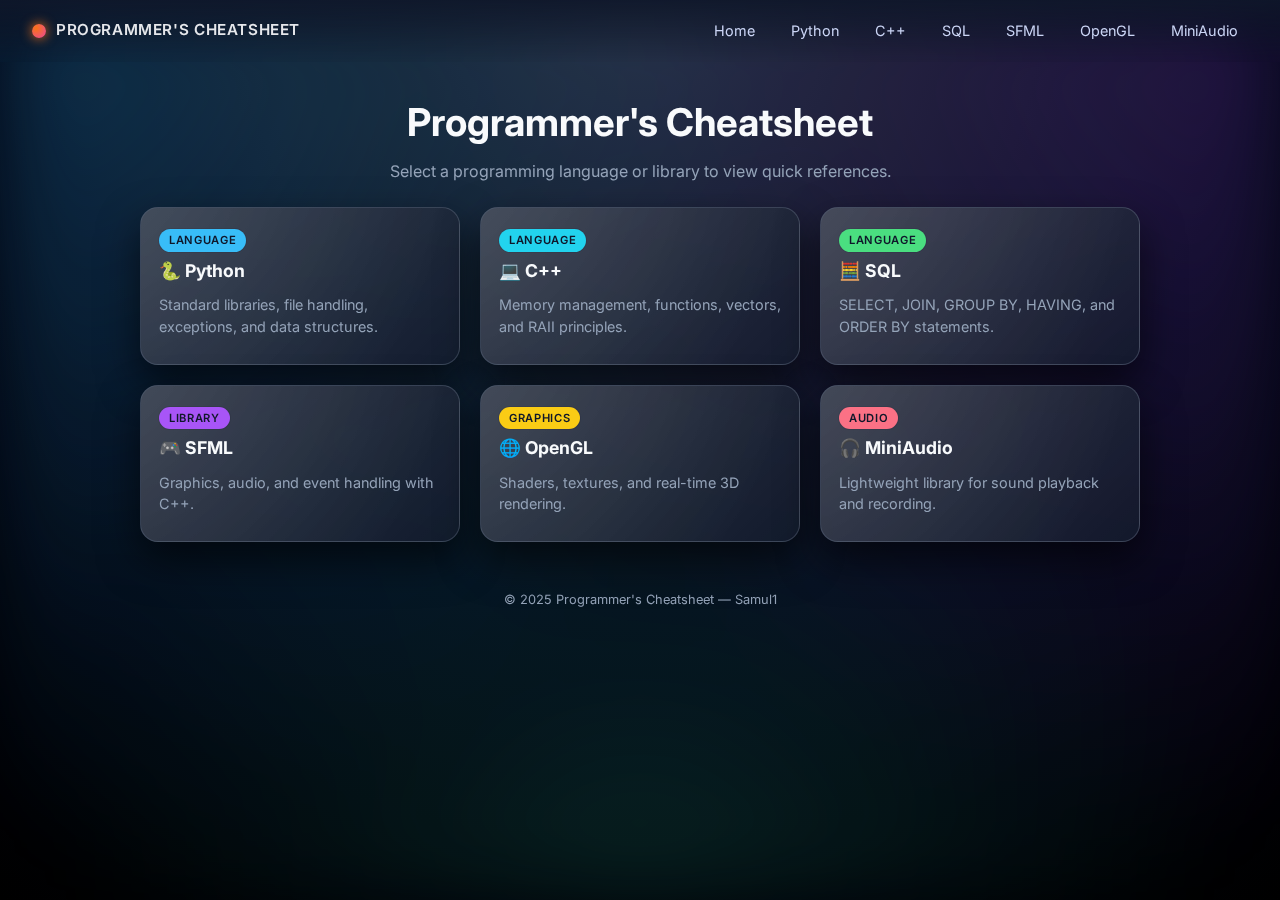
<file: index.html>
<!DOCTYPE html>
<html lang="en">
<head>
  <meta charset="UTF-8" />
  <title>Programmer's Cheatsheet</title>
  <meta name="viewport" content="width=device-width, initial-scale=1" />
  <link rel="stylesheet" href="style.css" />
  <link href="https://fonts.googleapis.com/css2?family=Inter:wght@400;500;700&display=swap" rel="stylesheet" />
</head>
<body>
  <div class="background-gradient"></div>

  <header class="site-header">
    <div class="brand">
      <span class="brand-dot"></span>
      <span class="brand-text">Programmer's Cheatsheet</span>
    </div>
    <nav class="nav">
      <a href="index.html" class="active">Home</a>
      <a href="python.html">Python</a>
      <a href="cpp.html">C++</a>
      <a href="sql.html">SQL</a>
      <a href="sfml.html">SFML</a>
      <a href="opengl.html">OpenGL</a>
      <a href="miniaudio.html">MiniAudio</a>
    </nav>
  </header>

  <main class="page">
    <section class="intro" style="text-align:center;">
      <h1>Programmer's Cheatsheet</h1>
      <p>Select a programming language or library to view quick references.</p>
    </section>

    <section class="cards-grid" style="max-width:1000px;margin:0 auto;">

      <!-- Python -->
      <article class="card hover-link" onclick="location.href='python.html'">
        <div class="card-header">
          <span class="pill pill-blue">Language</span>
          <h2>🐍 Python</h2>
        </div>
        <p>Standard libraries, file handling, exceptions, and data structures.</p>
      </article>

      <!-- C++ -->
      <article class="card hover-link" onclick="location.href='cpp.html'">
        <div class="card-header">
          <span class="pill pill-cyan">Language</span>
          <h2>💻 C++</h2>
        </div>
        <p>Memory management, functions, vectors, and RAII principles.</p>
      </article>

      <!-- SQL -->
      <article class="card hover-link" onclick="location.href='sql.html'">
        <div class="card-header">
          <span class="pill pill-green">Language</span>
          <h2>🧮 SQL</h2>
        </div>
        <p>SELECT, JOIN, GROUP BY, HAVING, and ORDER BY statements.</p>
      </article>

      <!-- SFML -->
      <article class="card hover-link" onclick="location.href='sfml.html'">
        <div class="card-header">
          <span class="pill pill-purple">Library</span>
          <h2>🎮 SFML</h2>
        </div>
        <p>Graphics, audio, and event handling with C++.</p>
      </article>

      <!-- OpenGL -->
      <article class="card hover-link" onclick="location.href='opengl.html'">
        <div class="card-header">
          <span class="pill pill-yellow">Graphics</span>
          <h2>🌐 OpenGL</h2>
        </div>
        <p>Shaders, textures, and real-time 3D rendering.</p>
      </article>

      <!-- MiniAudio -->
      <article class="card hover-link" onclick="location.href='miniaudio.html'">
        <div class="card-header">
          <span class="pill pill-red">Audio</span>
          <h2>🎧 MiniAudio</h2>
        </div>
        <p>Lightweight library for sound playback and recording.</p>
      </article>

    </section>
  </main>

  <footer class="site-footer" style="text-align:center;">
    <span>© 2025 Programmer's Cheatsheet — Samul1</span>
  </footer>
</body>
</html>
</file>
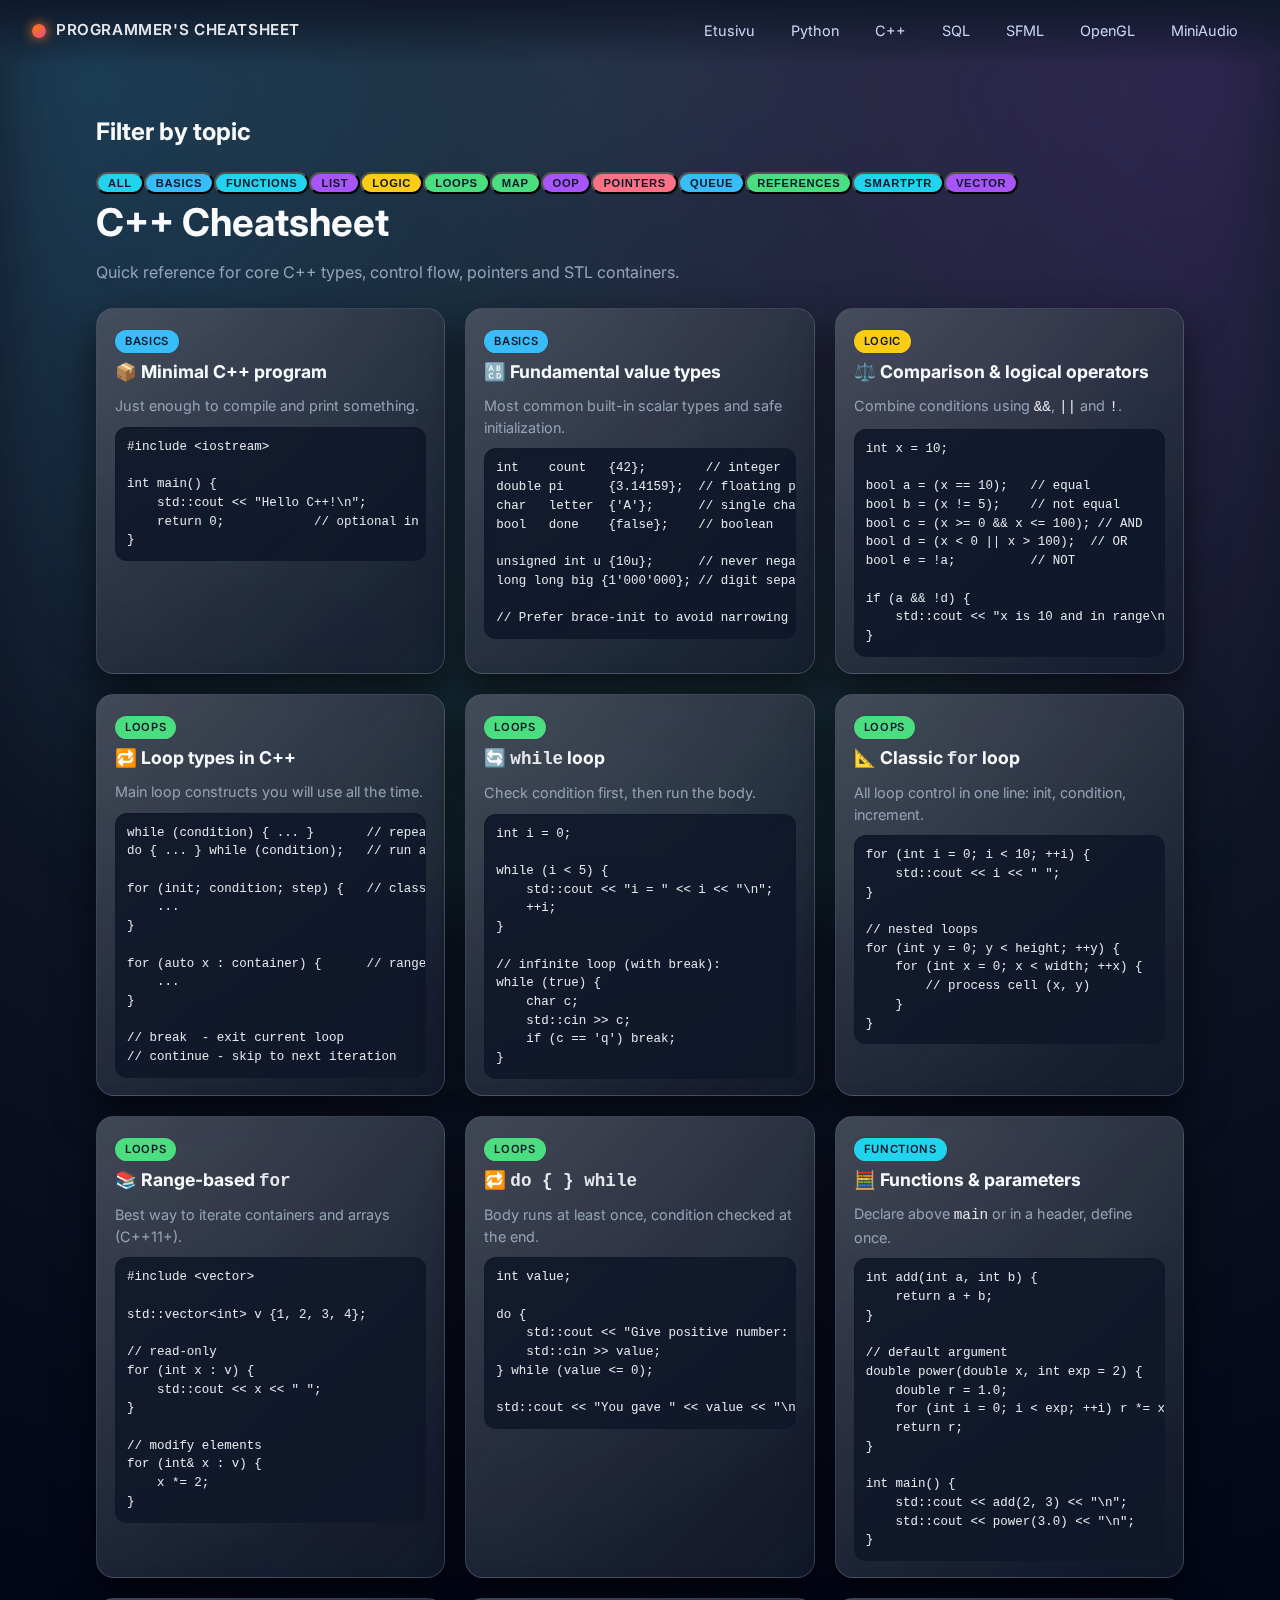
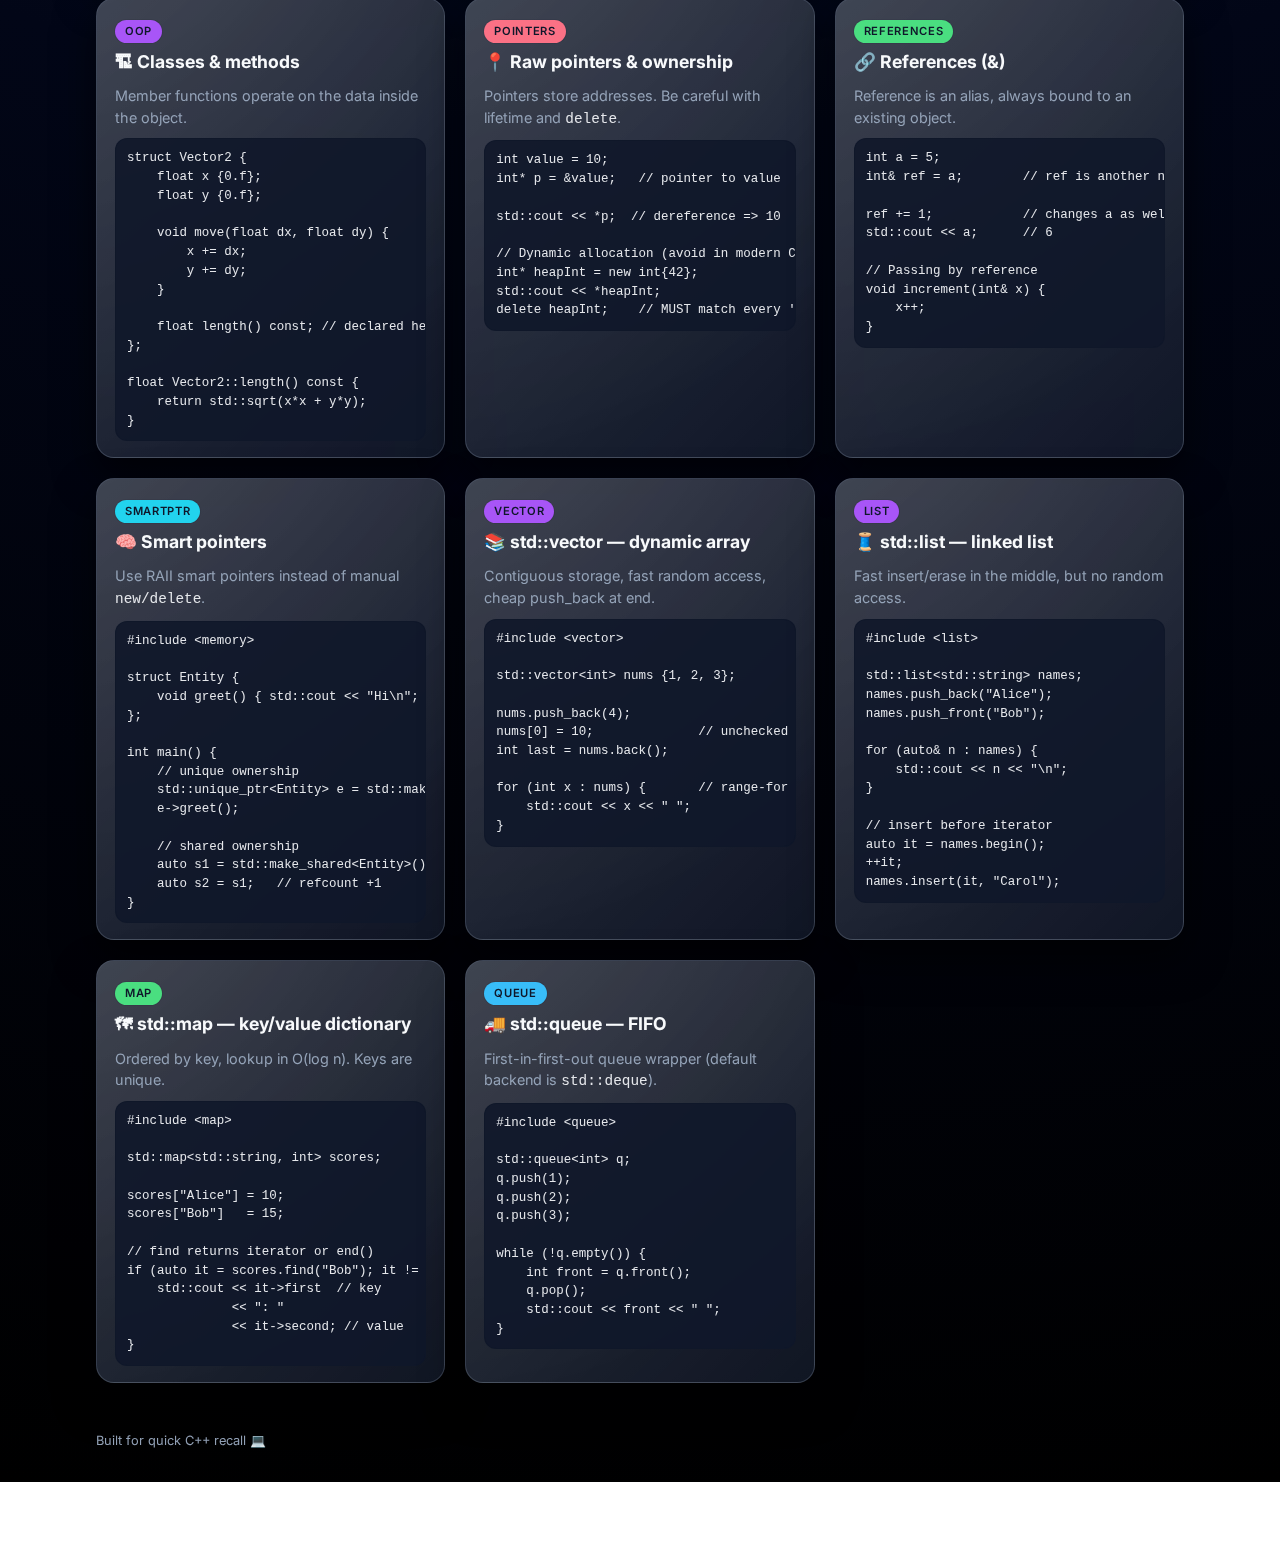
<file: cpp.html>
<!DOCTYPE html>
<html lang="fi">
<head>
  <meta charset="UTF-8" />
  <title>C++ Cheatsheet</title>
  <meta name="viewport" content="width=device-width, initial-scale=1" />
  <link rel="stylesheet" href="style.css" />
  <link href="https://fonts.googleapis.com/css2?family=Inter:wght@400;500;700&display=swap" rel="stylesheet" />
</head>
<body>
  <div class="background-gradient"></div>

  <header class="site-header">
    <div class="brand">
      <span class="brand-dot"></span>
      <span class="brand-text">Programmer's Cheatsheet</span>
    </div>
    <nav class="nav">
      <a href="index.html">Etusivu</a>
      <a href="python.html">Python</a>
      <a href="cpp.html" class="active">C++</a>
      <a href="sql.html">SQL</a>
      <a href="sfml.html">SFML</a>
      <a href="opengl.html">OpenGL</a>
      <a href="miniaudio.html">MiniAudio</a>
    </nav>
  </header>

  <main class="page page-with-sidebar">
    <!-- LEFT SIDEBAR: tag filters -->
    <aside class="tag-sidebar">
      <h2 class="tag-sidebar-title">Filter by topic</h2>
      <div class="tag-sidebar-list">
        <!-- JS will inject filter pills here -->
      </div>
    </aside>

    <!-- RIGHT COLUMN: intro + cards -->
    <div class="cards-column">
      <section class="intro">
        <h1>C++ Cheatsheet</h1>
        <p>Quick reference for core C++ types, control flow, pointers and STL containers.</p>
      </section>

      <section class="cards-grid">

        <!-- Basic program skeleton -->
        <article class="card">
          <div class="card-header">
            <span class="pill pill-blue">Basics</span>
            <h2>📦 Minimal C++ program</h2>
          </div>
          <p>Just enough to compile and print something.</p>
          <pre><code>#include &lt;iostream&gt;

int main() {
    std::cout &lt;&lt; "Hello C++!\n";
    return 0;            // optional in C++ main()
}</code></pre>
        </article>

        <!-- Fundamental types -->
        <article class="card">
          <div class="card-header">
            <span class="pill pill-blue">Basics</span>
            <h2>🔠 Fundamental value types</h2>
          </div>
          <p>Most common built-in scalar types and safe initialization.</p>
          <pre><code>int    count   {42};        // integer
double pi      {3.14159};  // floating point
char   letter  {'A'};      // single character
bool   done    {false};    // boolean

unsigned int u {10u};      // never negative
long long big {1'000'000}; // digit separators allowed

// Prefer brace-init to avoid narrowing conversions</code></pre>
        </article>

        <!-- Logic & comparison operators -->
        <article class="card">
          <div class="card-header">
            <span class="pill pill-yellow">Logic</span>
            <h2>⚖️ Comparison &amp; logical operators</h2>
          </div>
          <p>Combine conditions using <code>&amp;&amp;</code>, <code>||</code> and <code>!</code>.</p>
          <pre><code>int x = 10;

bool a = (x == 10);   // equal
bool b = (x != 5);    // not equal
bool c = (x &gt;= 0 &amp;&amp; x &lt;= 100); // AND
bool d = (x &lt; 0 || x &gt; 100);  // OR
bool e = !a;          // NOT

if (a &amp;&amp; !d) {
    std::cout &lt;&lt; "x is 10 and in range\n";
}</code></pre>
        </article>

        <!-- Loop overview -->
        <article class="card">
          <div class="card-header">
            <span class="pill pill-green">Loops</span>
            <h2>🔁 Loop types in C++</h2>
          </div>
          <p>Main loop constructs you will use all the time.</p>
          <pre><code>while (condition) { ... }       // repeat while condition is true
do { ... } while (condition);   // run at least once

for (init; condition; step) {   // classic for
    ...
}

for (auto x : container) {      // range-based for (C++11+)
    ...
}

// break  - exit current loop
// continue - skip to next iteration</code></pre>
        </article>

        <!-- while loop -->
        <article class="card">
          <div class="card-header">
            <span class="pill pill-green">Loops</span>
            <h2>🔄 <code>while</code> loop</h2>
          </div>
          <p>Check condition first, then run the body.</p>
          <pre><code>int i = 0;

while (i &lt; 5) {
    std::cout &lt;&lt; "i = " &lt;&lt; i &lt;&lt; "\n";
    ++i;
}

// infinite loop (with break):
while (true) {
    char c;
    std::cin &gt;&gt; c;
    if (c == 'q') break;
}</code></pre>
        </article>

        <!-- for loop -->
        <article class="card">
          <div class="card-header">
            <span class="pill pill-green">Loops</span>
            <h2>📐 Classic <code>for</code> loop</h2>
          </div>
          <p>All loop control in one line: init, condition, increment.</p>
          <pre><code>for (int i = 0; i &lt; 10; ++i) {
    std::cout &lt;&lt; i &lt;&lt; " ";
}

// nested loops
for (int y = 0; y &lt; height; ++y) {
    for (int x = 0; x &lt; width; ++x) {
        // process cell (x, y)
    }
}</code></pre>
        </article>

        <!-- range-based for -->
        <article class="card">
          <div class="card-header">
            <span class="pill pill-green">Loops</span>
            <h2>📚 Range-based <code>for</code></h2>
          </div>
          <p>Best way to iterate containers and arrays (C++11+).</p>
          <pre><code>#include &lt;vector&gt;

std::vector&lt;int&gt; v {1, 2, 3, 4};

// read-only
for (int x : v) {
    std::cout &lt;&lt; x &lt;&lt; " ";
}

// modify elements
for (int&amp; x : v) {
    x *= 2;
}</code></pre>
        </article>

        <!-- do-while -->
        <article class="card">
          <div class="card-header">
            <span class="pill pill-green">Loops</span>
            <h2>🔁 <code>do { } while</code></h2>
          </div>
          <p>Body runs at least once, condition checked at the end.</p>
          <pre><code>int value;

do {
    std::cout &lt;&lt; "Give positive number: ";
    std::cin &gt;&gt; value;
} while (value &lt;= 0);

std::cout &lt;&lt; "You gave " &lt;&lt; value &lt;&lt; "\n";</code></pre>
        </article>

        <!-- Free functions -->
        <article class="card">
          <div class="card-header">
            <span class="pill pill-cyan">Functions</span>
            <h2>🧮 Functions &amp; parameters</h2>
          </div>
          <p>Declare above <code>main</code> or in a header, define once.</p>
          <pre><code>int add(int a, int b) {
    return a + b;
}

// default argument
double power(double x, int exp = 2) {
    double r = 1.0;
    for (int i = 0; i &lt; exp; ++i) r *= x;
    return r;
}

int main() {
    std::cout &lt;&lt; add(2, 3) &lt;&lt; "\n";      // 5
    std::cout &lt;&lt; power(3.0) &lt;&lt; "\n";     // 9
}</code></pre>
        </article>

        <!-- Methods / classes -->
        <article class="card">
          <div class="card-header">
            <span class="pill pill-purple">OOP</span>
            <h2>🏗 Classes &amp; methods</h2>
          </div>
          <p>Member functions operate on the data inside the object.</p>
          <pre><code>struct Vector2 {
    float x {0.f};
    float y {0.f};

    void move(float dx, float dy) {
        x += dx;
        y += dy;
    }

    float length() const; // declared here
};

float Vector2::length() const {
    return std::sqrt(x*x + y*y);
}</code></pre>
        </article>

        <!-- Raw pointers -->
        <article class="card">
          <div class="card-header">
            <span class="pill pill-red">Pointers</span>
            <h2>📍 Raw pointers &amp; ownership</h2>
          </div>
          <p>Pointers store addresses. Be careful with lifetime and <code>delete</code>.</p>
          <pre><code>int value = 10;
int* p = &amp;value;   // pointer to value

std::cout &lt;&lt; *p;  // dereference =&gt; 10

// Dynamic allocation (avoid in modern C++, use smart pointers)
int* heapInt = new int{42};
std::cout &lt;&lt; *heapInt;
delete heapInt;    // MUST match every 'new'</code></pre>
        </article>

        <!-- References -->
        <article class="card">
          <div class="card-header">
            <span class="pill pill-green">References</span>
            <h2>🔗 References (&amp;)</h2>
          </div>
          <p>Reference is an alias, always bound to an existing object.</p>
          <pre><code>int a = 5;
int&amp; ref = a;        // ref is another name for a

ref += 1;            // changes a as well
std::cout &lt;&lt; a;      // 6

// Passing by reference
void increment(int&amp; x) {
    x++;
}</code></pre>
        </article>

        <!-- Smart pointers -->
        <article class="card">
          <div class="card-header">
            <span class="pill pill-cyan">SmartPtr</span>
            <h2>🧠 Smart pointers</h2>
          </div>
          <p>Use RAII smart pointers instead of manual <code>new/delete</code>.</p>
          <pre><code>#include &lt;memory&gt;

struct Entity {
    void greet() { std::cout &lt;&lt; "Hi\n"; }
};

int main() {
    // unique ownership
    std::unique_ptr&lt;Entity&gt; e = std::make_unique&lt;Entity&gt;();
    e-&gt;greet();

    // shared ownership
    auto s1 = std::make_shared&lt;Entity&gt;();
    auto s2 = s1;   // refcount +1
}</code></pre>
        </article>

        <!-- std::vector -->
        <article class="card">
          <div class="card-header">
            <span class="pill pill-purple">Vector</span>
            <h2>📚 std::vector — dynamic array</h2>
          </div>
          <p>Contiguous storage, fast random access, cheap push_back at end.</p>
          <pre><code>#include &lt;vector&gt;

std::vector&lt;int&gt; nums {1, 2, 3};

nums.push_back(4);
nums[0] = 10;              // unchecked access
int last = nums.back();

for (int x : nums) {       // range-for
    std::cout &lt;&lt; x &lt;&lt; " ";
}</code></pre>
        </article>

        <!-- std::list -->
        <article class="card">
          <div class="card-header">
            <span class="pill pill-purple">List</span>
            <h2>🧵 std::list — linked list</h2>
          </div>
          <p>Fast insert/erase in the middle, but no random access.</p>
          <pre><code>#include &lt;list&gt;

std::list&lt;std::string&gt; names;
names.push_back("Alice");
names.push_front("Bob");

for (auto&amp; n : names) {
    std::cout &lt;&lt; n &lt;&lt; "\n";
}

// insert before iterator
auto it = names.begin();
++it;
names.insert(it, "Carol");</code></pre>
        </article>

        <!-- std::map -->
        <article class="card">
          <div class="card-header">
            <span class="pill pill-green">Map</span>
            <h2>🗺 std::map — key/value dictionary</h2>
          </div>
          <p>Ordered by key, lookup in O(log n). Keys are unique.</p>
          <pre><code>#include &lt;map&gt;

std::map&lt;std::string, int&gt; scores;

scores["Alice"] = 10;
scores["Bob"]   = 15;

// find returns iterator or end()
if (auto it = scores.find("Bob"); it != scores.end()) {
    std::cout &lt;&lt; it-&gt;first  // key
              &lt;&lt; ": "
              &lt;&lt; it-&gt;second; // value
}</code></pre>
        </article>

        <!-- std::queue -->
        <article class="card">
          <div class="card-header">
            <span class="pill pill-blue">Queue</span>
            <h2>🚚 std::queue — FIFO</h2>
          </div>
          <p>First-in-first-out queue wrapper (default backend is <code>std::deque</code>).</p>
          <pre><code>#include &lt;queue&gt;

std::queue&lt;int&gt; q;
q.push(1);
q.push(2);
q.push(3);

while (!q.empty()) {
    int front = q.front();
    q.pop();
    std::cout &lt;&lt; front &lt;&lt; " ";
}</code></pre>
        </article>

      </section>
    </div>
  </main>

  <footer class="site-footer">
    <span>Built for quick C++ recall 💻</span>
  </footer>

  <script src="src/app.js"></script>
</body>
</html>
</file>
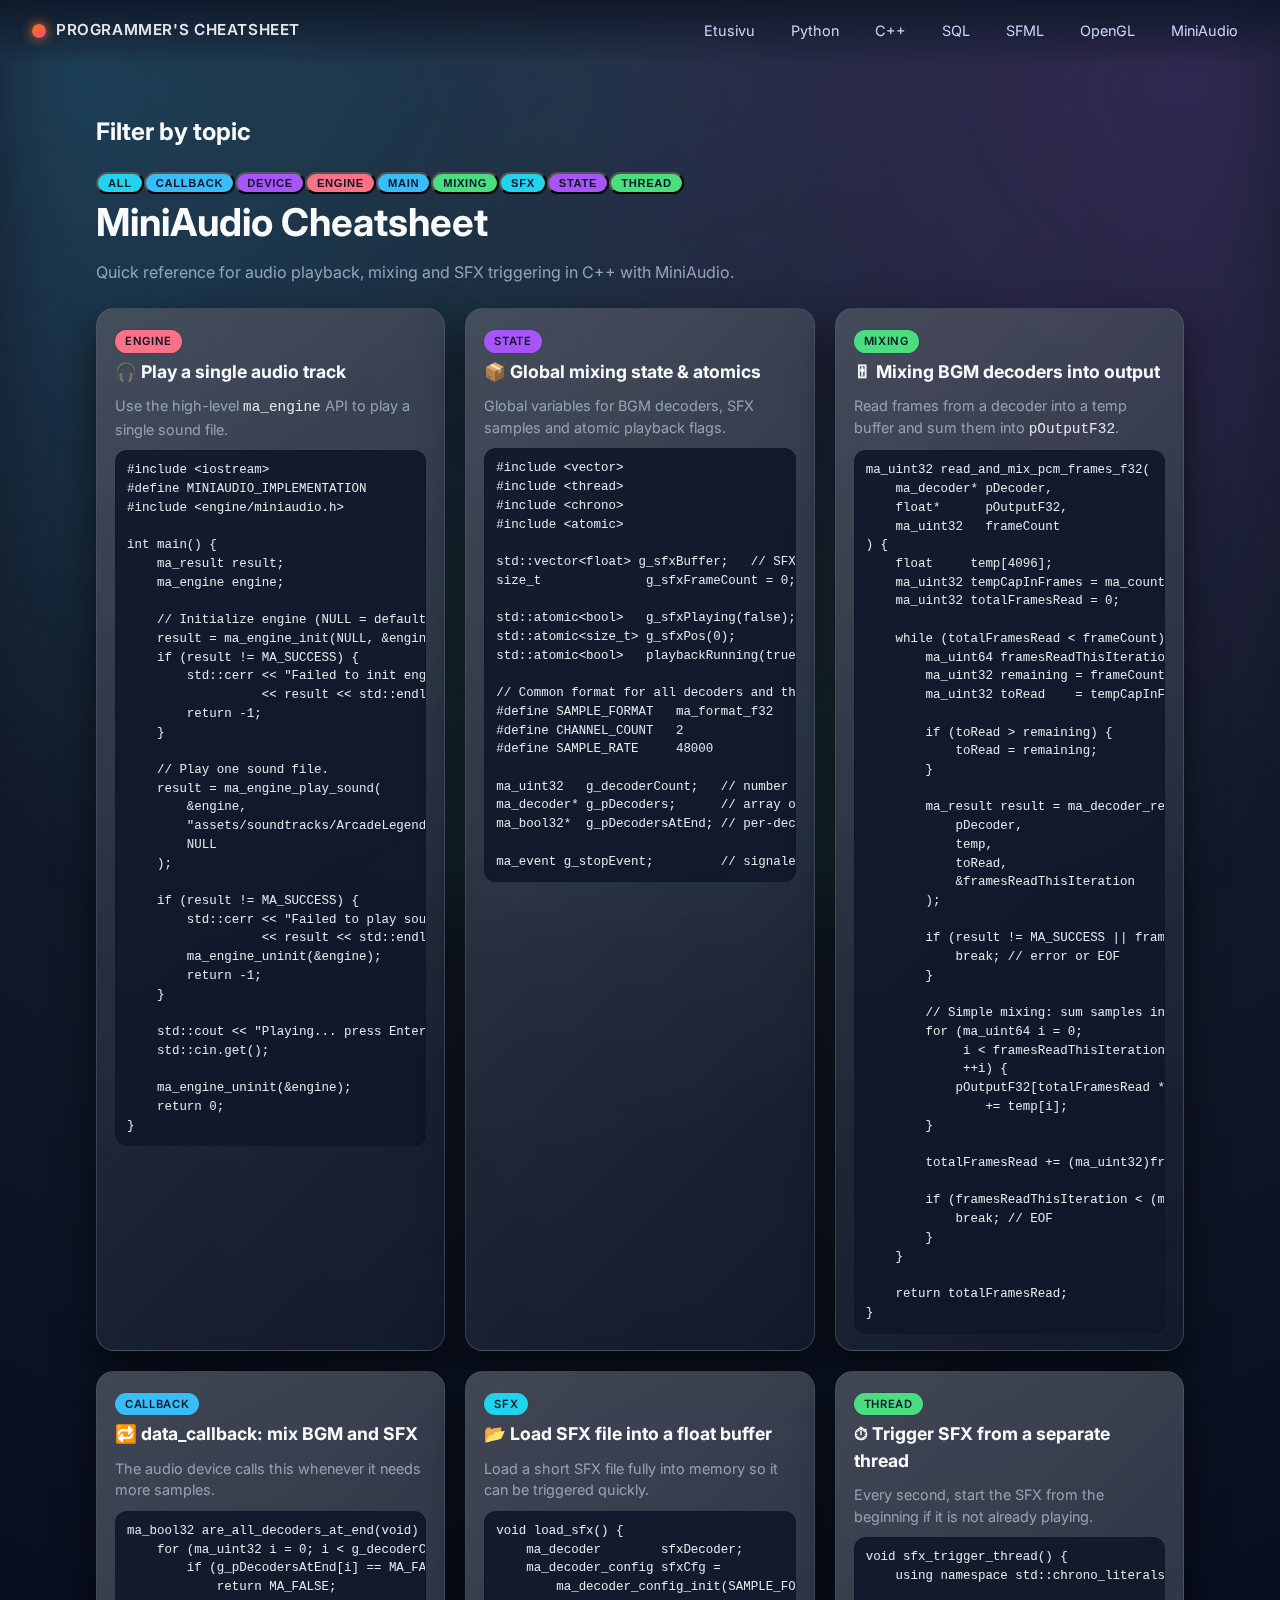
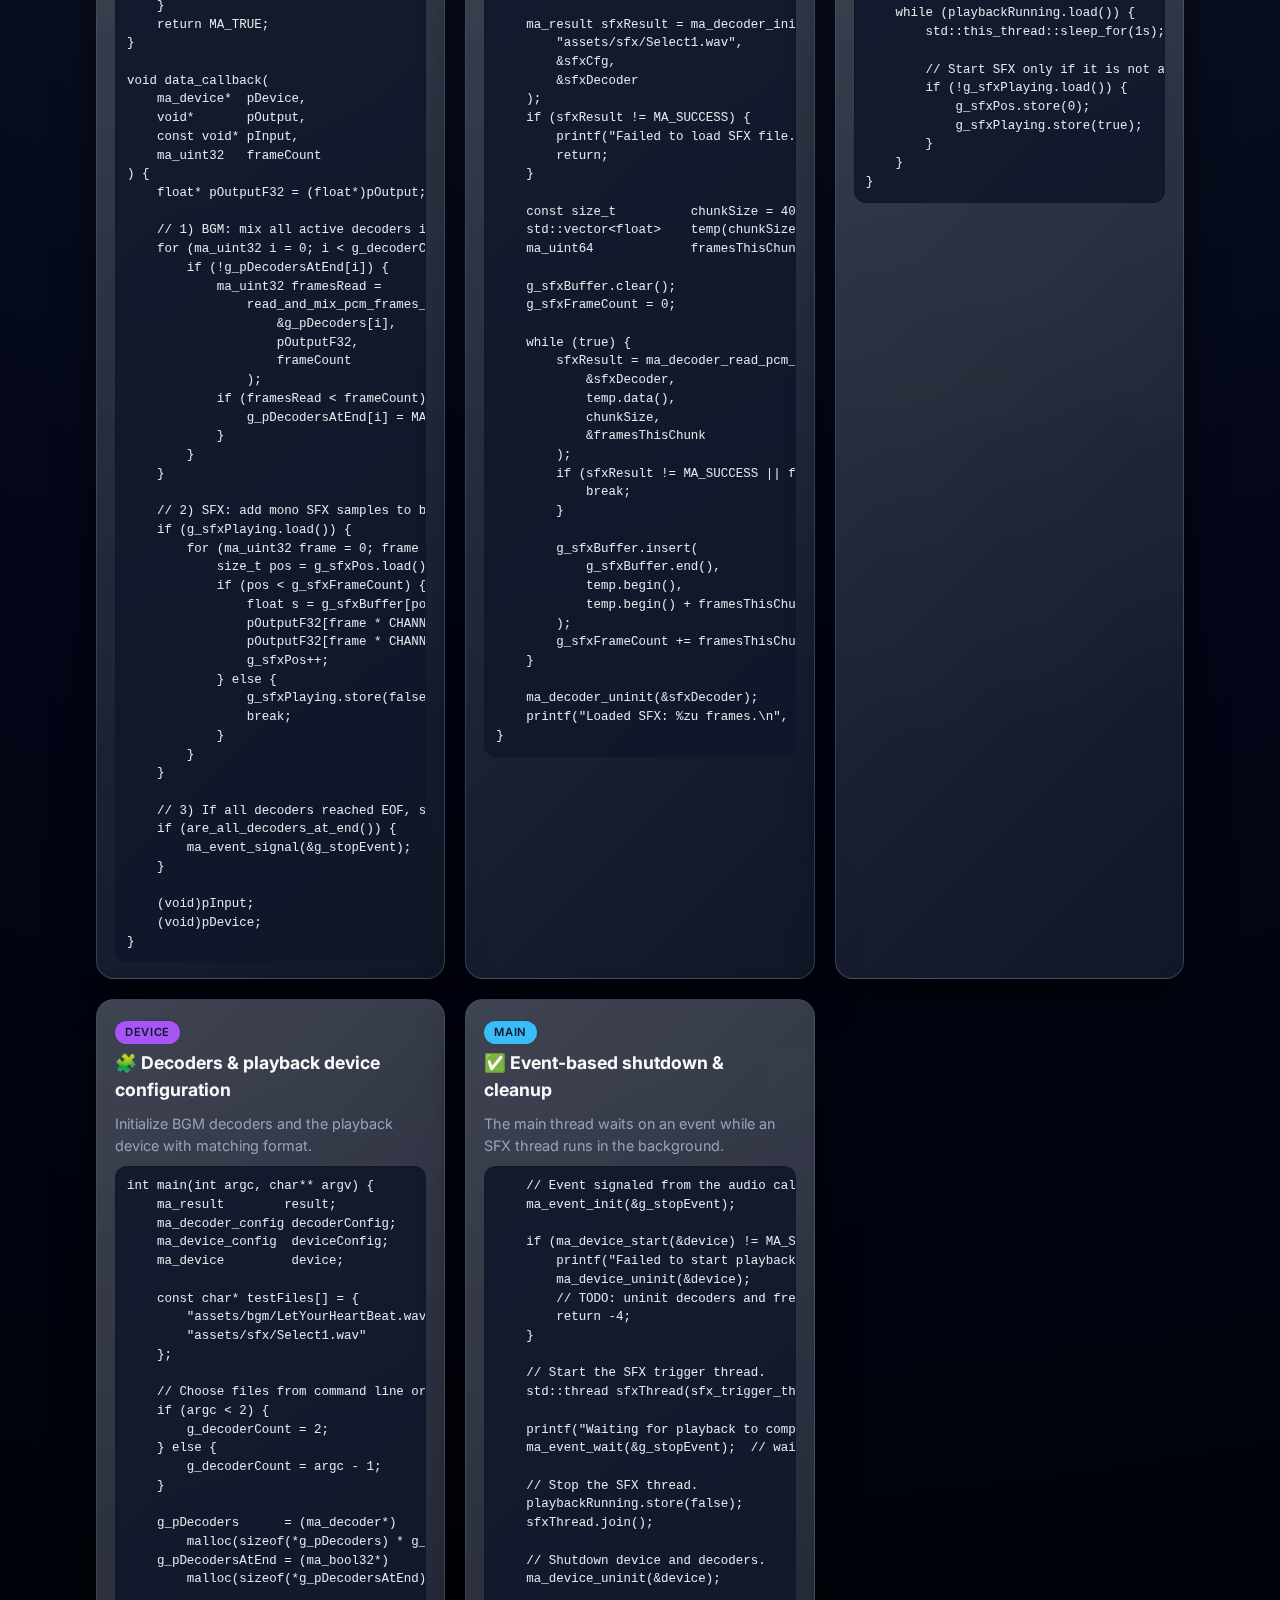
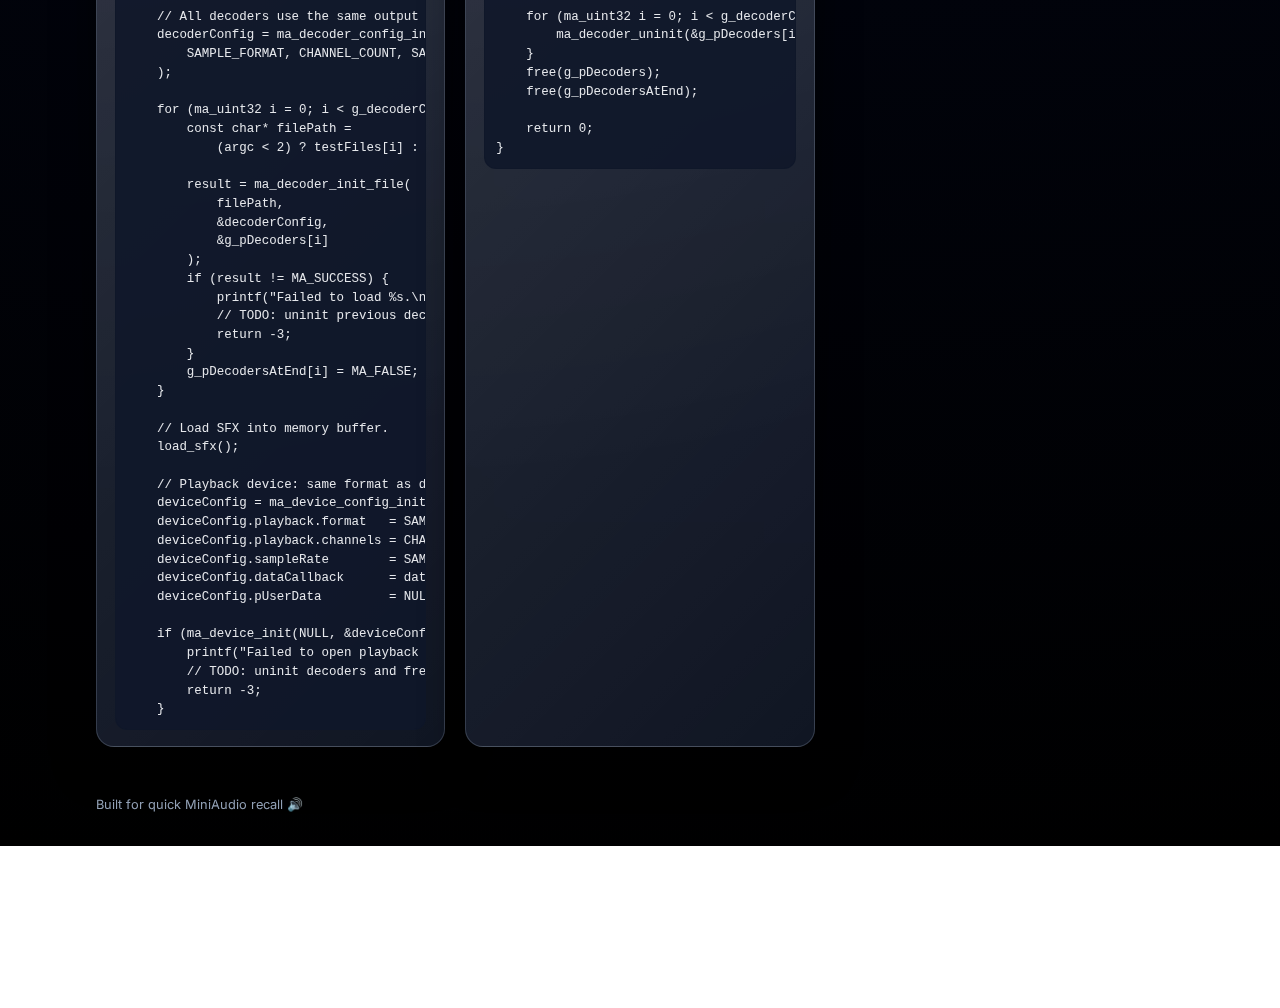
<file: miniaudio.html>
<!DOCTYPE html>
<html lang="fi">
<head>
  <meta charset="UTF-8" />
  <title>MiniAudio Cheatsheet</title>
  <meta name="viewport" content="width=device-width, initial-scale=1" />
  <link rel="stylesheet" href="style.css" />
  <link href="https://fonts.googleapis.com/css2?family=Inter:wght@400;500;700&display=swap" rel="stylesheet" />
</head>
<body>
  <div class="background-gradient"></div>

  <header class="site-header">
    <div class="brand">
      <span class="brand-dot"></span>
      <span class="brand-text">Programmer's Cheatsheet</span>
    </div>
    <nav class="nav">
      <a href="index.html">Etusivu</a>
      <a href="python.html">Python</a>
      <a href="cpp.html">C++</a>
      <a href="sql.html">SQL</a>
      <a href="sfml.html">SFML</a>
      <a href="opengl.html">OpenGL</a>
      <a href="miniaudio.html" class="active">MiniAudio</a>
    </nav>
  </header>

  <main class="page page-with-sidebar">
    <!-- LEFT SIDEBAR: tag filters -->
    <aside class="tag-sidebar">
      <h2 class="tag-sidebar-title">Filter by topic</h2>
      <div class="tag-sidebar-list">
        <!-- src/app.js will inject filter pills here based on card tags -->
      </div>
    </aside>

    <!-- RIGHT COLUMN: intro + cards -->
    <div class="cards-column">
      <section class="intro">
        <h1>MiniAudio Cheatsheet</h1>
        <p>Quick reference for audio playback, mixing and SFX triggering in C++ with MiniAudio.</p>
      </section>

      <section class="cards-grid">

        <!-- 1. Simple playback with ma_engine -->
        <article class="card">
          <div class="card-header">
            <span class="pill pill-red">Engine</span>
            <h2>🎧 Play a single audio track</h2>
          </div>
          <p>Use the high-level <code>ma_engine</code> API to play a single sound file.</p>
          <pre><code>#include &lt;iostream&gt;
#define MINIAUDIO_IMPLEMENTATION
#include &lt;engine/miniaudio.h&gt;

int main() {
    ma_result result;
    ma_engine engine;

    // Initialize engine (NULL = default settings).
    result = ma_engine_init(NULL, &amp;engine);
    if (result != MA_SUCCESS) {
        std::cerr &lt;&lt; "Failed to init engine, code: "
                  &lt;&lt; result &lt;&lt; std::endl;
        return -1;
    }

    // Play one sound file.
    result = ma_engine_play_sound(
        &amp;engine,
        "assets/soundtracks/ArcadeLegendat.wav",
        NULL
    );

    if (result != MA_SUCCESS) {
        std::cerr &lt;&lt; "Failed to play sound, code: "
                  &lt;&lt; result &lt;&lt; std::endl;
        ma_engine_uninit(&amp;engine);
        return -1;
    }

    std::cout &lt;&lt; "Playing... press Enter to quit.\n";
    std::cin.get();

    ma_engine_uninit(&amp;engine);
    return 0;
}</code></pre>
        </article>

        <!-- 2. Global mixing & SFX state -->
        <article class="card">
          <div class="card-header">
            <span class="pill pill-purple">State</span>
            <h2>📦 Global mixing state &amp; atomics</h2>
          </div>
          <p>Global variables for BGM decoders, SFX samples and atomic playback flags.</p>
          <pre><code>#include &lt;vector&gt;
#include &lt;thread&gt;
#include &lt;chrono&gt;
#include &lt;atomic&gt;

std::vector&lt;float&gt; g_sfxBuffer;   // SFX samples (mono)
size_t              g_sfxFrameCount = 0;

std::atomic&lt;bool&gt;   g_sfxPlaying(false);  // is SFX currently playing?
std::atomic&lt;size_t&gt; g_sfxPos(0);          // current SFX sample index
std::atomic&lt;bool&gt;   playbackRunning(true); // main loop flag

// Common format for all decoders and the device.
#define SAMPLE_FORMAT   ma_format_f32
#define CHANNEL_COUNT   2
#define SAMPLE_RATE     48000

ma_uint32   g_decoderCount;   // number of BGM decoders
ma_decoder* g_pDecoders;      // array of decoders
ma_bool32*  g_pDecodersAtEnd; // per-decoder EOF flags

ma_event g_stopEvent;         // signaled when all decoders reached EOF</code></pre>
        </article>

        <!-- 3. read_and_mix_pcm_frames_f32 -->
        <article class="card">
          <div class="card-header">
            <span class="pill pill-green">Mixing</span>
            <h2>🎚 Mixing BGM decoders into output</h2>
          </div>
          <p>Read frames from a decoder into a temp buffer and sum them into <code>pOutputF32</code>.</p>
          <pre><code>ma_uint32 read_and_mix_pcm_frames_f32(
    ma_decoder* pDecoder,
    float*      pOutputF32,
    ma_uint32   frameCount
) {
    float     temp[4096];
    ma_uint32 tempCapInFrames = ma_countof(temp) / CHANNEL_COUNT;
    ma_uint32 totalFramesRead = 0;

    while (totalFramesRead &lt; frameCount) {
        ma_uint64 framesReadThisIteration;
        ma_uint32 remaining = frameCount - totalFramesRead;
        ma_uint32 toRead    = tempCapInFrames;

        if (toRead &gt; remaining) {
            toRead = remaining;
        }

        ma_result result = ma_decoder_read_pcm_frames(
            pDecoder,
            temp,
            toRead,
            &amp;framesReadThisIteration
        );

        if (result != MA_SUCCESS || framesReadThisIteration == 0) {
            break; // error or EOF
        }

        // Simple mixing: sum samples into the output buffer.
        for (ma_uint64 i = 0;
             i &lt; framesReadThisIteration * CHANNEL_COUNT;
             ++i) {
            pOutputF32[totalFramesRead * CHANNEL_COUNT + i]
                += temp[i];
        }

        totalFramesRead += (ma_uint32)framesReadThisIteration;

        if (framesReadThisIteration &lt; (ma_uint32)toRead) {
            break; // EOF
        }
    }

    return totalFramesRead;
}</code></pre>
        </article>

        <!-- 4. Data callback: BGM + SFX + stop-event -->
        <article class="card">
          <div class="card-header">
            <span class="pill pill-blue">Callback</span>
            <h2>🔁 data_callback: mix BGM and SFX</h2>
          </div>
          <p>The audio device calls this whenever it needs more samples.</p>
          <pre><code>ma_bool32 are_all_decoders_at_end(void) {
    for (ma_uint32 i = 0; i &lt; g_decoderCount; ++i) {
        if (g_pDecodersAtEnd[i] == MA_FALSE)
            return MA_FALSE;
    }
    return MA_TRUE;
}

void data_callback(
    ma_device*  pDevice,
    void*       pOutput,
    const void* pInput,
    ma_uint32   frameCount
) {
    float* pOutputF32 = (float*)pOutput;

    // 1) BGM: mix all active decoders into pOutputF32.
    for (ma_uint32 i = 0; i &lt; g_decoderCount; ++i) {
        if (!g_pDecodersAtEnd[i]) {
            ma_uint32 framesRead =
                read_and_mix_pcm_frames_f32(
                    &amp;g_pDecoders[i],
                    pOutputF32,
                    frameCount
                );
            if (framesRead &lt; frameCount) {
                g_pDecodersAtEnd[i] = MA_TRUE;
            }
        }
    }

    // 2) SFX: add mono SFX samples to both channels.
    if (g_sfxPlaying.load()) {
        for (ma_uint32 frame = 0; frame &lt; frameCount; ++frame) {
            size_t pos = g_sfxPos.load();
            if (pos &lt; g_sfxFrameCount) {
                float s = g_sfxBuffer[pos];
                pOutputF32[frame * CHANNEL_COUNT + 0] += s;
                pOutputF32[frame * CHANNEL_COUNT + 1] += s;
                g_sfxPos++;
            } else {
                g_sfxPlaying.store(false);
                break;
            }
        }
    }

    // 3) If all decoders reached EOF, signal the stop event.
    if (are_all_decoders_at_end()) {
        ma_event_signal(&amp;g_stopEvent);
    }

    (void)pInput;
    (void)pDevice;
}</code></pre>
        </article>

        <!-- 5. Loading SFX to buffer -->
        <article class="card">
          <div class="card-header">
            <span class="pill pill-cyan">SFX</span>
            <h2>📂 Load SFX file into a float buffer</h2>
          </div>
          <p>Load a short SFX file fully into memory so it can be triggered quickly.</p>
          <pre><code>void load_sfx() {
    ma_decoder        sfxDecoder;
    ma_decoder_config sfxCfg =
        ma_decoder_config_init(SAMPLE_FORMAT, 1, SAMPLE_RATE);

    ma_result sfxResult = ma_decoder_init_file(
        "assets/sfx/Select1.wav",
        &amp;sfxCfg,
        &amp;sfxDecoder
    );
    if (sfxResult != MA_SUCCESS) {
        printf("Failed to load SFX file.\n");
        return;
    }

    const size_t          chunkSize = 4096;
    std::vector&lt;float&gt;    temp(chunkSize);
    ma_uint64             framesThisChunk = 0;

    g_sfxBuffer.clear();
    g_sfxFrameCount = 0;

    while (true) {
        sfxResult = ma_decoder_read_pcm_frames(
            &amp;sfxDecoder,
            temp.data(),
            chunkSize,
            &amp;framesThisChunk
        );
        if (sfxResult != MA_SUCCESS || framesThisChunk == 0) {
            break;
        }

        g_sfxBuffer.insert(
            g_sfxBuffer.end(),
            temp.begin(),
            temp.begin() + framesThisChunk
        );
        g_sfxFrameCount += framesThisChunk;
    }

    ma_decoder_uninit(&amp;sfxDecoder);
    printf("Loaded SFX: %zu frames.\n", g_sfxFrameCount);
}</code></pre>
        </article>

        <!-- 6. SFX trigger thread -->
        <article class="card">
          <div class="card-header">
            <span class="pill pill-green">Thread</span>
            <h2>⏱ Trigger SFX from a separate thread</h2>
          </div>
          <p>Every second, start the SFX from the beginning if it is not already playing.</p>
          <pre><code>void sfx_trigger_thread() {
    using namespace std::chrono_literals;

    while (playbackRunning.load()) {
        std::this_thread::sleep_for(1s);

        // Start SFX only if it is not already active.
        if (!g_sfxPlaying.load()) {
            g_sfxPos.store(0);
            g_sfxPlaying.store(true);
        }
    }
}</code></pre>
        </article>

        <!-- 7. Decoder init & device configuration -->
        <article class="card">
          <div class="card-header">
            <span class="pill pill-purple">Device</span>
            <h2>🧩 Decoders &amp; playback device configuration</h2>
          </div>
          <p>Initialize BGM decoders and the playback device with matching format.</p>
          <pre><code>int main(int argc, char** argv) {
    ma_result        result;
    ma_decoder_config decoderConfig;
    ma_device_config  deviceConfig;
    ma_device         device;

    const char* testFiles[] = {
        "assets/bgm/LetYourHeartBeat.wav",
        "assets/sfx/Select1.wav"
    };

    // Choose files from command line or use the hardcoded ones.
    if (argc &lt; 2) {
        g_decoderCount = 2;
    } else {
        g_decoderCount = argc - 1;
    }

    g_pDecoders      = (ma_decoder*)
        malloc(sizeof(*g_pDecoders) * g_decoderCount);
    g_pDecodersAtEnd = (ma_bool32*)
        malloc(sizeof(*g_pDecodersAtEnd) * g_decoderCount);

    // All decoders use the same output format.
    decoderConfig = ma_decoder_config_init(
        SAMPLE_FORMAT, CHANNEL_COUNT, SAMPLE_RATE
    );

    for (ma_uint32 i = 0; i &lt; g_decoderCount; ++i) {
        const char* filePath =
            (argc &lt; 2) ? testFiles[i] : argv[1 + i];

        result = ma_decoder_init_file(
            filePath,
            &amp;decoderConfig,
            &amp;g_pDecoders[i]
        );
        if (result != MA_SUCCESS) {
            printf("Failed to load %s.\n", filePath);
            // TODO: uninit previous decoders and free memory.
            return -3;
        }
        g_pDecodersAtEnd[i] = MA_FALSE;
    }

    // Load SFX into memory buffer.
    load_sfx();

    // Playback device: same format as decoders.
    deviceConfig = ma_device_config_init(ma_device_type_playback);
    deviceConfig.playback.format   = SAMPLE_FORMAT;
    deviceConfig.playback.channels = CHANNEL_COUNT;
    deviceConfig.sampleRate        = SAMPLE_RATE;
    deviceConfig.dataCallback      = data_callback;
    deviceConfig.pUserData         = NULL;

    if (ma_device_init(NULL, &amp;deviceConfig, &amp;device) != MA_SUCCESS) {
        printf("Failed to open playback device.\n");
        // TODO: uninit decoders and free memory.
        return -3;
    }</code></pre>
        </article>

        <!-- 8. Event-based shutdown & cleanup -->
        <article class="card">
          <div class="card-header">
            <span class="pill pill-blue">Main</span>
            <h2>✅ Event-based shutdown &amp; cleanup</h2>
          </div>
          <p>The main thread waits on an event while an SFX thread runs in the background.</p>
          <pre><code>    // Event signaled from the audio callback when all BGM is done.
    ma_event_init(&amp;g_stopEvent);

    if (ma_device_start(&amp;device) != MA_SUCCESS) {
        printf("Failed to start playback device.\n");
        ma_device_uninit(&amp;device);
        // TODO: uninit decoders and free memory.
        return -4;
    }

    // Start the SFX trigger thread.
    std::thread sfxThread(sfx_trigger_thread);

    printf("Waiting for playback to complete...\n");
    ma_event_wait(&amp;g_stopEvent);  // wait until callback signals

    // Stop the SFX thread.
    playbackRunning.store(false);
    sfxThread.join();

    // Shutdown device and decoders.
    ma_device_uninit(&amp;device);

    for (ma_uint32 i = 0; i &lt; g_decoderCount; ++i) {
        ma_decoder_uninit(&amp;g_pDecoders[i]);
    }
    free(g_pDecoders);
    free(g_pDecodersAtEnd);

    return 0;
}</code></pre>
        </article>

      </section>
    </div> <!-- /.cards-column -->
  </main>

  <footer class="site-footer">
    <span>Built for quick MiniAudio recall 🔊</span>
  </footer>

  <script src="src/app.js"></script>
</body>
</html>
</file>
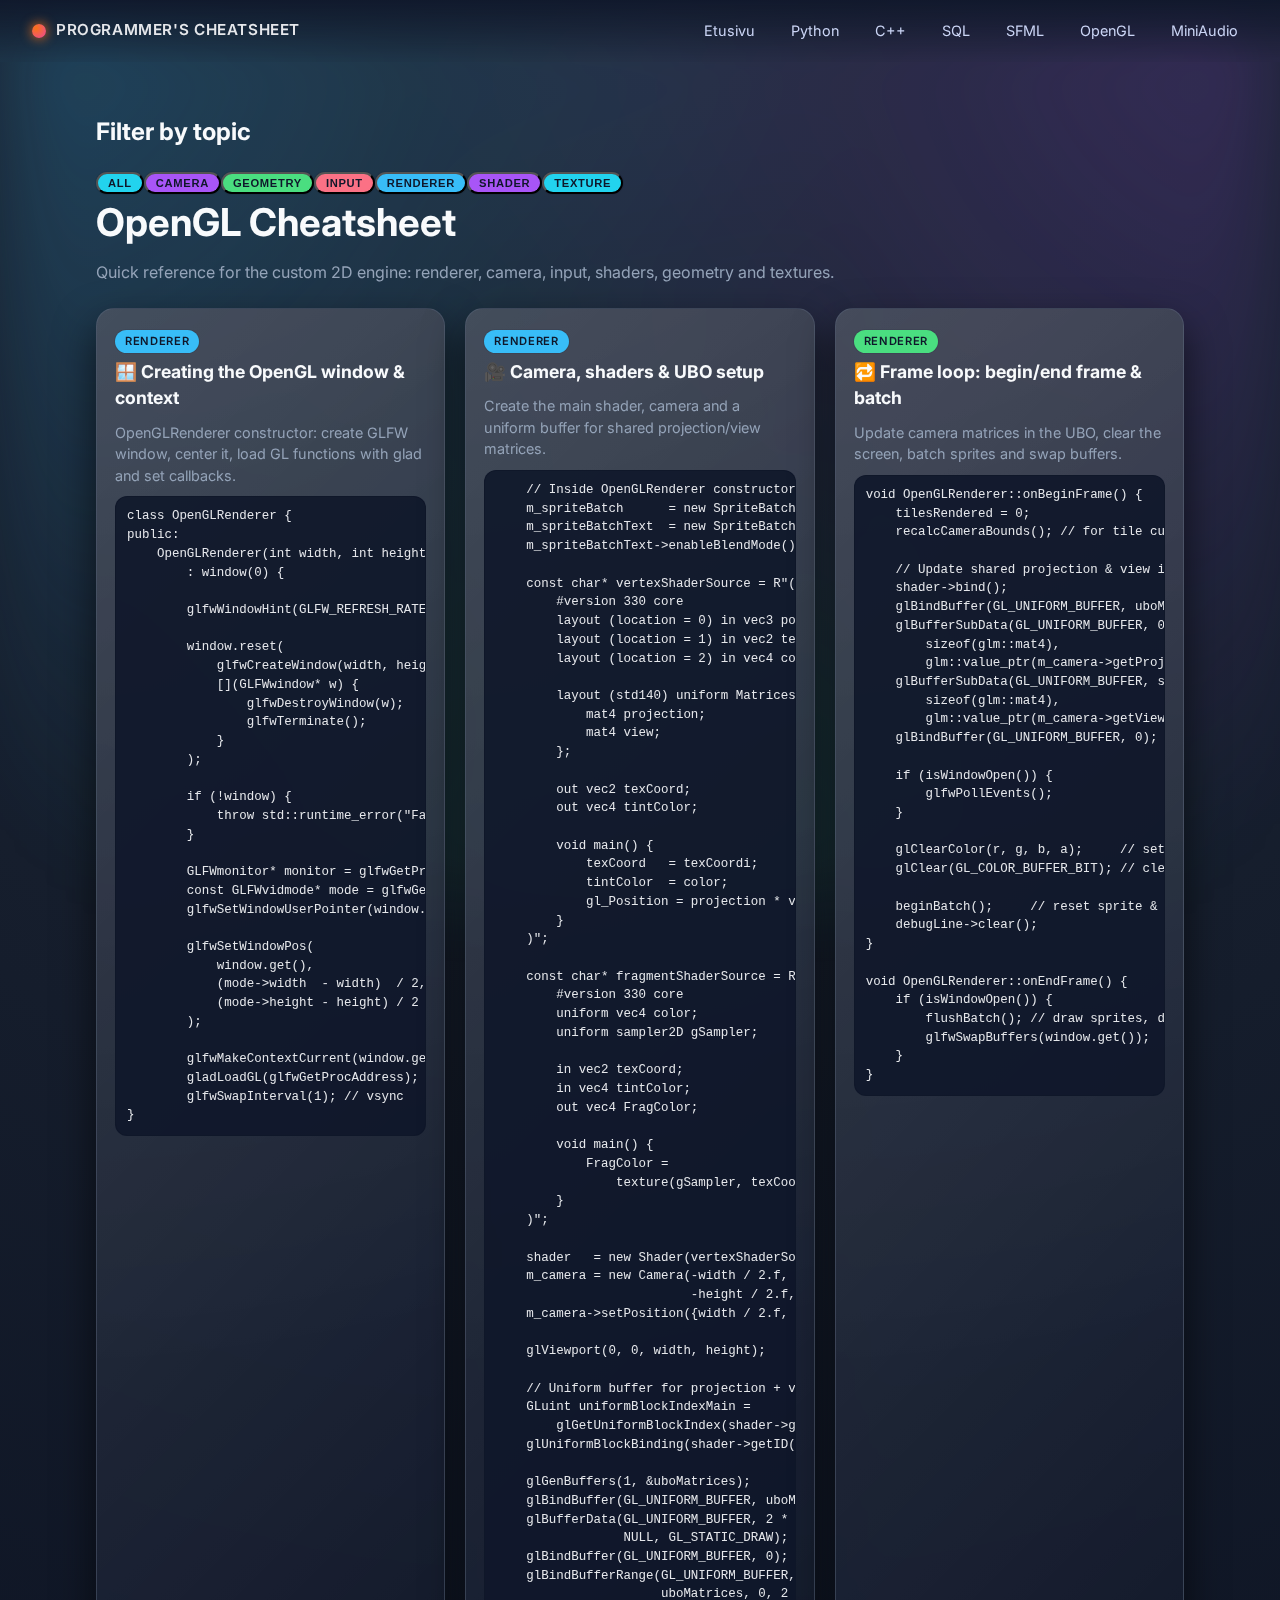
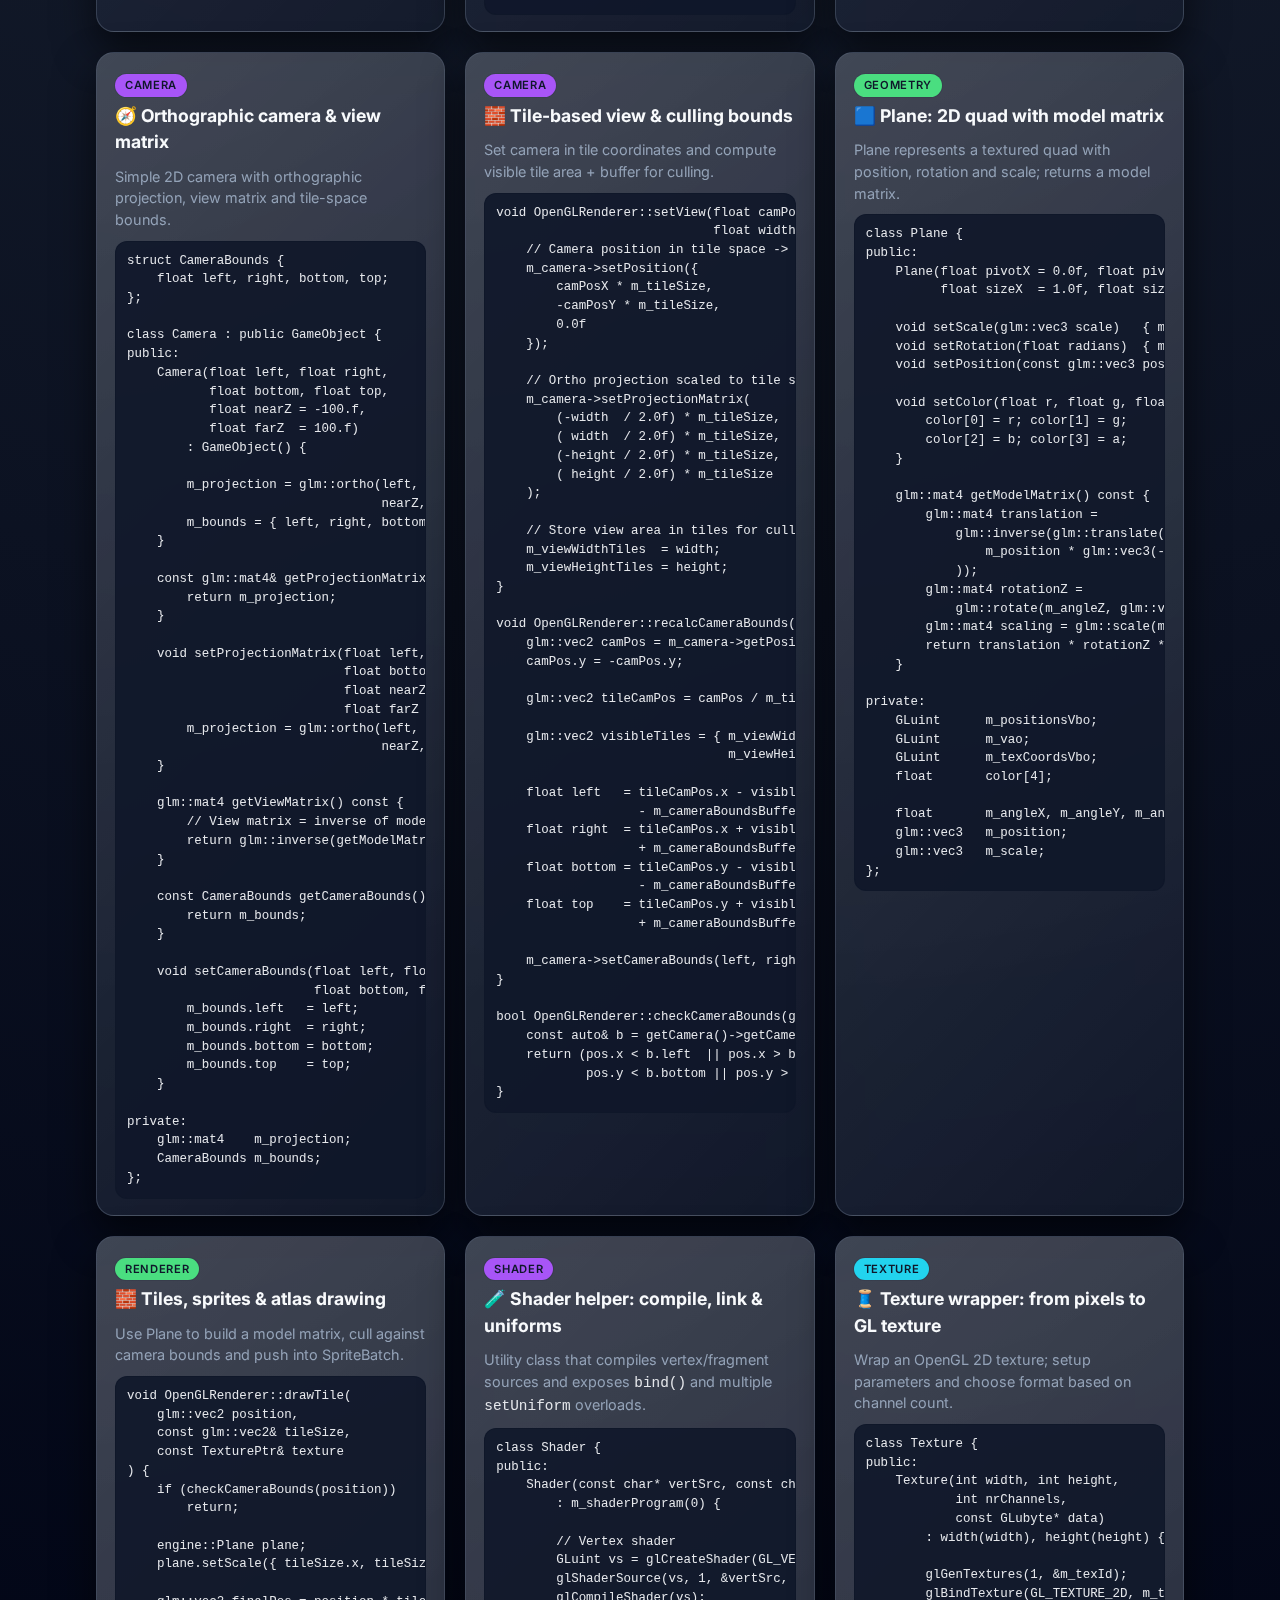
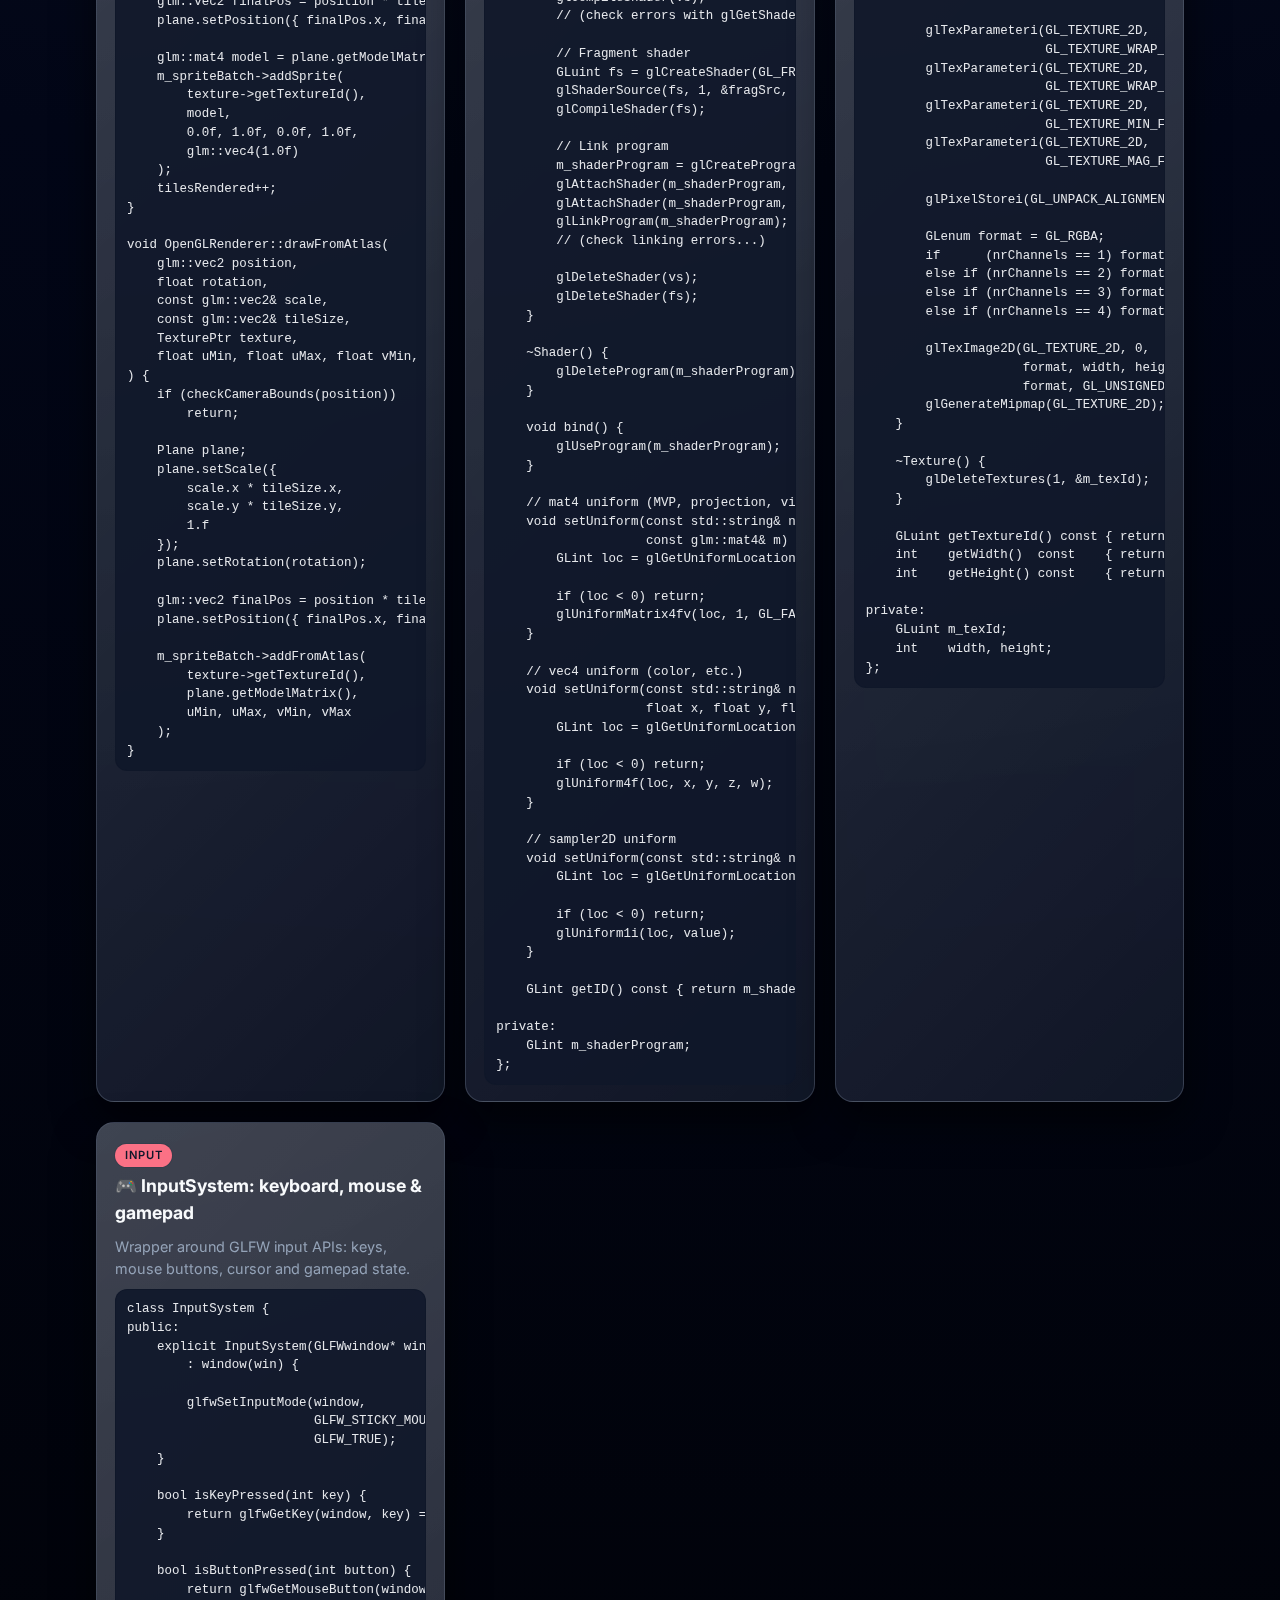
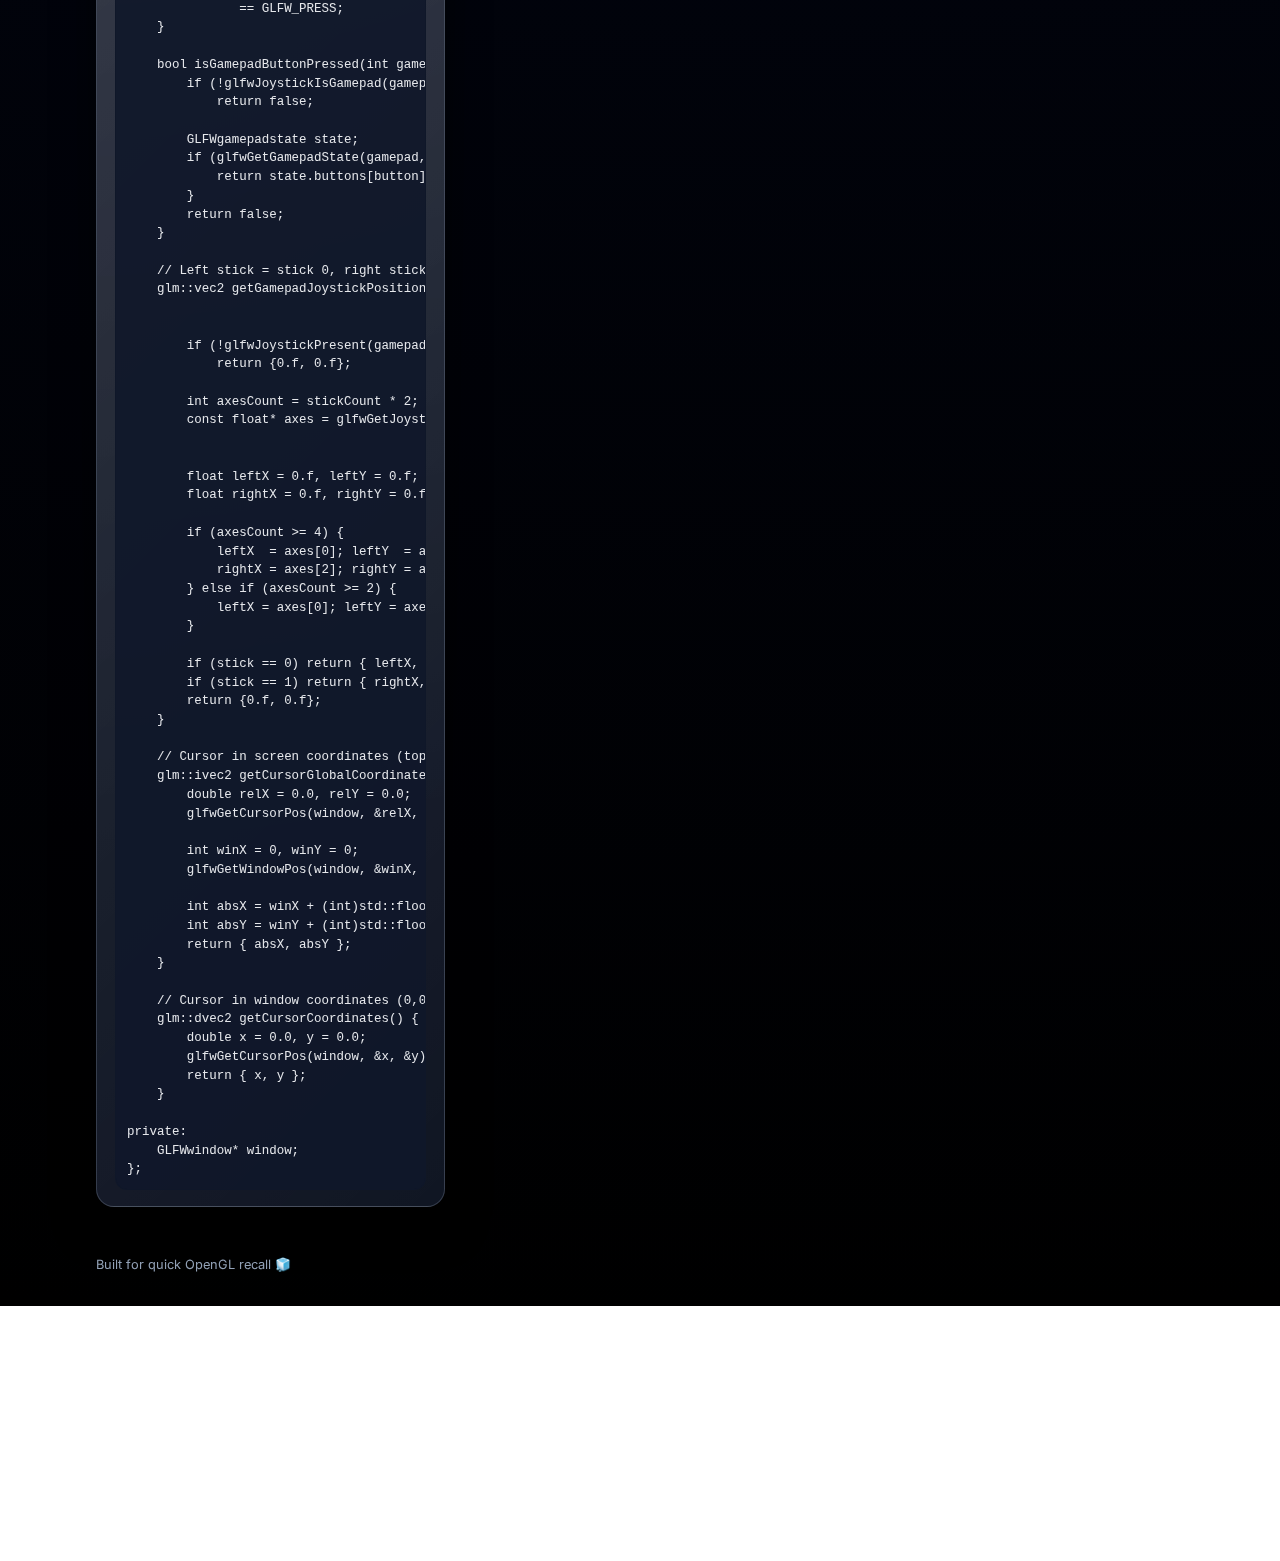
<file: opengl.html>
<!DOCTYPE html>
<html lang="fi">
<head>
  <meta charset="UTF-8" />
  <title>OpenGL Cheatsheet</title>
  <meta name="viewport" content="width=device-width, initial-scale=1" />
  <link rel="stylesheet" href="style.css" />
  <link href="https://fonts.googleapis.com/css2?family=Inter:wght@400;500;700&display=swap" rel="stylesheet" />
</head>
<body>
  <div class="background-gradient"></div>

  <header class="site-header">
    <div class="brand">
      <span class="brand-dot"></span>
      <span class="brand-text">Programmer's Cheatsheet</span>
    </div>
    <nav class="nav">
      <a href="index.html">Etusivu</a>
      <a href="python.html">Python</a>
      <a href="cpp.html">C++</a>
      <a href="sql.html">SQL</a>
      <a href="sfml.html">SFML</a>
      <a href="opengl.html" class="active">OpenGL</a>
      <a href="miniaudio.html">MiniAudio</a>
    </nav>
  </header>

  <main class="page page-with-sidebar">
    <!-- LEFT SIDEBAR: tag filters -->
    <aside class="tag-sidebar">
      <h2 class="tag-sidebar-title">Filter by topic</h2>
      <div class="tag-sidebar-list">
        <!-- src/app.js will inject filter pills here based on card tags -->
      </div>
    </aside>

    <!-- RIGHT COLUMN: intro + cards -->
    <div class="cards-column">
      <section class="intro">
        <h1>OpenGL Cheatsheet</h1>
        <p>Quick reference for the custom 2D engine: renderer, camera, input, shaders, geometry and textures.</p>
      </section>

      <section class="cards-grid">

        <!-- 1. OpenGLRenderer: window + GL init -->
        <article class="card">
          <div class="card-header">
            <span class="pill pill-blue">Renderer</span>
            <h2>🪟 Creating the OpenGL window &amp; context</h2>
          </div>
          <p>OpenGLRenderer constructor: create GLFW window, center it, load GL functions with glad and set callbacks.</p>
          <pre><code>class OpenGLRenderer {
public:
    OpenGLRenderer(int width, int height, const std::string&amp; title)
        : window(0) {

        glfwWindowHint(GLFW_REFRESH_RATE, 60);

        window.reset(
            glfwCreateWindow(width, height, title.c_str(), NULL, NULL),
            [](GLFWwindow* w) {
                glfwDestroyWindow(w);
                glfwTerminate();
            }
        );

        if (!window) {
            throw std::runtime_error("Failed to create GLFW window");
        }

        GLFWmonitor* monitor = glfwGetPrimaryMonitor();
        const GLFWvidmode* mode = glfwGetVideoMode(monitor);
        glfwSetWindowUserPointer(window.get(), this);

        glfwSetWindowPos(
            window.get(),
            (mode-&gt;width  - width)  / 2,
            (mode-&gt;height - height) / 2
        );

        glfwMakeContextCurrent(window.get());
        gladLoadGL(glfwGetProcAddress);
        glfwSwapInterval(1); // vsync
}</code></pre>
        </article>

        <!-- 2. OpenGLRenderer: camera + UBO -->
        <article class="card">
          <div class="card-header">
            <span class="pill pill-blue">Renderer</span>
            <h2>🎥 Camera, shaders &amp; UBO setup</h2>
          </div>
          <p>Create the main shader, camera and a uniform buffer for shared projection/view matrices.</p>
          <pre><code>    // Inside OpenGLRenderer constructor (after GL context)
    m_spriteBatch      = new SpriteBatch();
    m_spriteBatchText  = new SpriteBatch();
    m_spriteBatchText-&gt;enableBlendMode();

    const char* vertexShaderSource = R"(
        #version 330 core
        layout (location = 0) in vec3 position;
        layout (location = 1) in vec2 texCoordi;
        layout (location = 2) in vec4 color;

        layout (std140) uniform Matrices {
            mat4 projection;
            mat4 view;
        };

        out vec2 texCoord;
        out vec4 tintColor;

        void main() {
            texCoord   = texCoordi;
            tintColor  = color;
            gl_Position = projection * view * vec4(position, 1.0);
        }
    )";

    const char* fragmentShaderSource = R"(
        #version 330 core
        uniform vec4 color;
        uniform sampler2D gSampler;

        in vec2 texCoord;
        in vec4 tintColor;
        out vec4 FragColor;

        void main() {
            FragColor =
                texture(gSampler, texCoord) * tintColor * color;
        }
    )";

    shader   = new Shader(vertexShaderSource, fragmentShaderSource);
    m_camera = new Camera(-width / 2.f, width / 2.f,
                          -height / 2.f, height / 2.f);
    m_camera-&gt;setPosition({width / 2.f, -height / 2.f, 10.f});

    glViewport(0, 0, width, height);

    // Uniform buffer for projection + view
    GLuint uniformBlockIndexMain =
        glGetUniformBlockIndex(shader-&gt;getID(), "Matrices");
    glUniformBlockBinding(shader-&gt;getID(), uniformBlockIndexMain, 0);

    glGenBuffers(1, &amp;uboMatrices);
    glBindBuffer(GL_UNIFORM_BUFFER, uboMatrices);
    glBufferData(GL_UNIFORM_BUFFER, 2 * sizeof(glm::mat4),
                 NULL, GL_STATIC_DRAW);
    glBindBuffer(GL_UNIFORM_BUFFER, 0);
    glBindBufferRange(GL_UNIFORM_BUFFER, 0,
                      uboMatrices, 0, 2 * sizeof(glm::mat4));</code></pre>
        </article>

        <!-- 3. Frame loop: begin/end frame & batching -->
        <article class="card">
          <div class="card-header">
            <span class="pill pill-green">Renderer</span>
            <h2>🔁 Frame loop: begin/end frame &amp; batch</h2>
          </div>
          <p>Update camera matrices in the UBO, clear the screen, batch sprites and swap buffers.</p>
          <pre><code>void OpenGLRenderer::onBeginFrame() {
    tilesRendered = 0;
    recalcCameraBounds(); // for tile culling

    // Update shared projection &amp; view in UBO
    shader-&gt;bind();
    glBindBuffer(GL_UNIFORM_BUFFER, uboMatrices);
    glBufferSubData(GL_UNIFORM_BUFFER, 0,
        sizeof(glm::mat4),
        glm::value_ptr(m_camera-&gt;getProjectionMatrix()));
    glBufferSubData(GL_UNIFORM_BUFFER, sizeof(glm::mat4),
        sizeof(glm::mat4),
        glm::value_ptr(m_camera-&gt;getViewMatrix()));
    glBindBuffer(GL_UNIFORM_BUFFER, 0);

    if (isWindowOpen()) {
        glfwPollEvents();
    }

    glClearColor(r, g, b, a);     // set clear color
    glClear(GL_COLOR_BUFFER_BIT); // clear color buffer

    beginBatch();     // reset sprite &amp; text batches
    debugLine-&gt;clear();
}

void OpenGLRenderer::onEndFrame() {
    if (isWindowOpen()) {
        flushBatch(); // draw sprites, debug lines &amp; text
        glfwSwapBuffers(window.get());
    }
}</code></pre>
        </article>

        <!-- 4. Camera: ortho + view + bounds -->
        <article class="card">
          <div class="card-header">
            <span class="pill pill-purple">Camera</span>
            <h2>🧭 Orthographic camera &amp; view matrix</h2>
          </div>
          <p>Simple 2D camera with orthographic projection, view matrix and tile-space bounds.</p>
          <pre><code>struct CameraBounds {
    float left, right, bottom, top;
};

class Camera : public GameObject {
public:
    Camera(float left, float right,
           float bottom, float top,
           float nearZ = -100.f,
           float farZ  = 100.f)
        : GameObject() {

        m_projection = glm::ortho(left, right, bottom, top,
                                  nearZ, farZ);
        m_bounds = { left, right, bottom, top };
    }

    const glm::mat4&amp; getProjectionMatrix() const {
        return m_projection;
    }

    void setProjectionMatrix(float left, float right,
                             float bottom, float top,
                             float nearZ = -100.f,
                             float farZ  = 100.f) {
        m_projection = glm::ortho(left, right, bottom, top,
                                  nearZ, farZ);
    }

    glm::mat4 getViewMatrix() const {
        // View matrix = inverse of model matrix
        return glm::inverse(getModelMatrix());
    }

    const CameraBounds getCameraBounds() const {
        return m_bounds;
    }

    void setCameraBounds(float left, float right,
                         float bottom, float top) {
        m_bounds.left   = left;
        m_bounds.right  = right;
        m_bounds.bottom = bottom;
        m_bounds.top    = top;
    }

private:
    glm::mat4    m_projection;
    CameraBounds m_bounds;
};</code></pre>
        </article>

        <!-- 5. Camera: view in tiles & culling -->
        <article class="card">
          <div class="card-header">
            <span class="pill pill-purple">Camera</span>
            <h2>🧱 Tile-based view &amp; culling bounds</h2>
          </div>
          <p>Set camera in tile coordinates and compute visible tile area + buffer for culling.</p>
          <pre><code>void OpenGLRenderer::setView(float camPosX, float camPosY,
                             float width, float height) {
    // Camera position in tile space -&gt; world (pixels)
    m_camera-&gt;setPosition({
        camPosX * m_tileSize,
        -camPosY * m_tileSize,
        0.0f
    });

    // Ortho projection scaled to tile size
    m_camera-&gt;setProjectionMatrix(
        (-width  / 2.0f) * m_tileSize,
        ( width  / 2.0f) * m_tileSize,
        (-height / 2.0f) * m_tileSize,
        ( height / 2.0f) * m_tileSize
    );

    // Store view area in tiles for culling
    m_viewWidthTiles  = width;
    m_viewHeightTiles = height;
}

void OpenGLRenderer::recalcCameraBounds() {
    glm::vec2 camPos = m_camera-&gt;getPosition();
    camPos.y = -camPos.y;

    glm::vec2 tileCamPos = camPos / m_tileSize;

    glm::vec2 visibleTiles = { m_viewWidthTiles,
                               m_viewHeightTiles };

    float left   = tileCamPos.x - visibleTiles.x / 2.0f
                   - m_cameraBoundsBuffer;
    float right  = tileCamPos.x + visibleTiles.x / 2.0f
                   + m_cameraBoundsBuffer;
    float bottom = tileCamPos.y - visibleTiles.y / 2.0f
                   - m_cameraBoundsBuffer;
    float top    = tileCamPos.y + visibleTiles.y / 2.0f
                   + m_cameraBoundsBuffer;

    m_camera-&gt;setCameraBounds(left, right, bottom, top);
}

bool OpenGLRenderer::checkCameraBounds(glm::vec2 pos) {
    const auto&amp; b = getCamera()-&gt;getCameraBounds();
    return (pos.x &lt; b.left  || pos.x &gt; b.right ||
            pos.y &lt; b.bottom || pos.y &gt; b.top);
}</code></pre>
        </article>

        <!-- 6. Plane: 2D quad & model matrix -->
        <article class="card">
          <div class="card-header">
            <span class="pill pill-green">Geometry</span>
            <h2>🟦 Plane: 2D quad with model matrix</h2>
          </div>
          <p>Plane represents a textured quad with position, rotation and scale; returns a model matrix.</p>
          <pre><code>class Plane {
public:
    Plane(float pivotX = 0.0f, float pivotY = 0.0f,
          float sizeX  = 1.0f, float sizeY  = 1.0f);

    void setScale(glm::vec3 scale)   { m_scale = scale; }
    void setRotation(float radians)  { m_angleZ = radians; }
    void setPosition(const glm::vec3 pos) { m_position = pos; }

    void setColor(float r, float g, float b, float a = 1.0f) {
        color[0] = r; color[1] = g;
        color[2] = b; color[3] = a;
    }

    glm::mat4 getModelMatrix() const {
        glm::mat4 translation =
            glm::inverse(glm::translate(
                m_position * glm::vec3(-1.f, 1.f, 1.f)
            ));
        glm::mat4 rotationZ =
            glm::rotate(m_angleZ, glm::vec3(0, 0, 1));
        glm::mat4 scaling = glm::scale(m_scale);
        return translation * rotationZ * scaling;
    }

private:
    GLuint      m_positionsVbo;
    GLuint      m_vao;
    GLuint      m_texCoordsVbo;
    float       color[4];

    float       m_angleX, m_angleY, m_angleZ;
    glm::vec3   m_position;
    glm::vec3   m_scale;
};</code></pre>
        </article>

        <!-- 7. Sprite/tile drawing & batching -->
        <article class="card">
          <div class="card-header">
            <span class="pill pill-green">Renderer</span>
            <h2>🧱 Tiles, sprites &amp; atlas drawing</h2>
          </div>
          <p>Use Plane to build a model matrix, cull against camera bounds and push into SpriteBatch.</p>
          <pre><code>void OpenGLRenderer::drawTile(
    glm::vec2 position,
    const glm::vec2&amp; tileSize,
    const TexturePtr&amp; texture
) {
    if (checkCameraBounds(position))
        return;

    engine::Plane plane;
    plane.setScale({ tileSize.x, tileSize.y, 1.f });

    glm::vec2 finalPos = position * tileSize;
    plane.setPosition({ finalPos.x, finalPos.y, 0.f });

    glm::mat4 model = plane.getModelMatrix();
    m_spriteBatch-&gt;addSprite(
        texture-&gt;getTextureId(),
        model,
        0.0f, 1.0f, 0.0f, 1.0f,
        glm::vec4(1.0f)
    );
    tilesRendered++;
}

void OpenGLRenderer::drawFromAtlas(
    glm::vec2 position,
    float rotation,
    const glm::vec2&amp; scale,
    const glm::vec2&amp; tileSize,
    TexturePtr texture,
    float uMin, float uMax, float vMin, float vMax
) {
    if (checkCameraBounds(position))
        return;

    Plane plane;
    plane.setScale({
        scale.x * tileSize.x,
        scale.y * tileSize.y,
        1.f
    });
    plane.setRotation(rotation);

    glm::vec2 finalPos = position * tileSize;
    plane.setPosition({ finalPos.x, finalPos.y, 0.f });

    m_spriteBatch-&gt;addFromAtlas(
        texture-&gt;getTextureId(),
        plane.getModelMatrix(),
        uMin, uMax, vMin, vMax
    );
}</code></pre>
        </article>

        <!-- 8. Shader helper: compile, link, uniforms -->
        <article class="card">
          <div class="card-header">
            <span class="pill pill-purple">Shader</span>
            <h2>🧪 Shader helper: compile, link &amp; uniforms</h2>
          </div>
          <p>Utility class that compiles vertex/fragment sources and exposes <code>bind()</code> and multiple <code>setUniform</code> overloads.</p>
          <pre><code>class Shader {
public:
    Shader(const char* vertSrc, const char* fragSrc)
        : m_shaderProgram(0) {

        // Vertex shader
        GLuint vs = glCreateShader(GL_VERTEX_SHADER);
        glShaderSource(vs, 1, &amp;vertSrc, NULL);
        glCompileShader(vs);
        // (check errors with glGetShaderiv / glGetShaderInfoLog...)

        // Fragment shader
        GLuint fs = glCreateShader(GL_FRAGMENT_SHADER);
        glShaderSource(fs, 1, &amp;fragSrc, NULL);
        glCompileShader(fs);

        // Link program
        m_shaderProgram = glCreateProgram();
        glAttachShader(m_shaderProgram, vs);
        glAttachShader(m_shaderProgram, fs);
        glLinkProgram(m_shaderProgram);
        // (check linking errors...)

        glDeleteShader(vs);
        glDeleteShader(fs);
    }

    ~Shader() {
        glDeleteProgram(m_shaderProgram);
    }

    void bind() {
        glUseProgram(m_shaderProgram);
    }

    // mat4 uniform (MVP, projection, view, ...)
    void setUniform(const std::string&amp; name,
                    const glm::mat4&amp; m) {
        GLint loc = glGetUniformLocation(m_shaderProgram,
                                         name.c_str());
        if (loc &lt; 0) return;
        glUniformMatrix4fv(loc, 1, GL_FALSE, &amp;m[0][0]);
    }

    // vec4 uniform (color, etc.)
    void setUniform(const std::string&amp; name,
                    float x, float y, float z, float w) {
        GLint loc = glGetUniformLocation(m_shaderProgram,
                                         name.c_str());
        if (loc &lt; 0) return;
        glUniform4f(loc, x, y, z, w);
    }

    // sampler2D uniform
    void setUniform(const std::string&amp; name, int value) {
        GLint loc = glGetUniformLocation(m_shaderProgram,
                                         name.c_str());
        if (loc &lt; 0) return;
        glUniform1i(loc, value);
    }

    GLint getID() const { return m_shaderProgram; }

private:
    GLint m_shaderProgram;
};</code></pre>
        </article>

        <!-- 9. Texture: loading raw image data into OpenGL -->
        <article class="card">
          <div class="card-header">
            <span class="pill pill-cyan">Texture</span>
            <h2>🧵 Texture wrapper: from pixels to GL texture</h2>
          </div>
          <p>Wrap an OpenGL 2D texture; setup parameters and choose format based on channel count.</p>
          <pre><code>class Texture {
public:
    Texture(int width, int height,
            int nrChannels,
            const GLubyte* data)
        : width(width), height(height) {

        glGenTextures(1, &amp;m_texId);
        glBindTexture(GL_TEXTURE_2D, m_texId);

        glTexParameteri(GL_TEXTURE_2D,
                        GL_TEXTURE_WRAP_S, GL_CLAMP_TO_EDGE);
        glTexParameteri(GL_TEXTURE_2D,
                        GL_TEXTURE_WRAP_T, GL_CLAMP_TO_EDGE);
        glTexParameteri(GL_TEXTURE_2D,
                        GL_TEXTURE_MIN_FILTER, GL_NEAREST);
        glTexParameteri(GL_TEXTURE_2D,
                        GL_TEXTURE_MAG_FILTER, GL_NEAREST);

        glPixelStorei(GL_UNPACK_ALIGNMENT, 1);

        GLenum format = GL_RGBA;
        if      (nrChannels == 1) format = GL_RED;
        else if (nrChannels == 2) format = GL_RG;
        else if (nrChannels == 3) format = GL_RGB;
        else if (nrChannels == 4) format = GL_RGBA;

        glTexImage2D(GL_TEXTURE_2D, 0,
                     format, width, height, 0,
                     format, GL_UNSIGNED_BYTE, data);
        glGenerateMipmap(GL_TEXTURE_2D);
    }

    ~Texture() {
        glDeleteTextures(1, &amp;m_texId);
    }

    GLuint getTextureId() const { return m_texId; }
    int    getWidth()  const    { return width; }
    int    getHeight() const    { return height; }

private:
    GLuint m_texId;
    int    width, height;
};</code></pre>
        </article>

        <!-- 10. InputSystem: keyboard, mouse, gamepad -->
        <article class="card">
          <div class="card-header">
            <span class="pill pill-red">Input</span>
            <h2>🎮 InputSystem: keyboard, mouse &amp; gamepad</h2>
          </div>
          <p>Wrapper around GLFW input APIs: keys, mouse buttons, cursor and gamepad state.</p>
          <pre><code>class InputSystem {
public:
    explicit InputSystem(GLFWwindow* win)
        : window(win) {

        glfwSetInputMode(window,
                         GLFW_STICKY_MOUSE_BUTTONS,
                         GLFW_TRUE);
    }

    bool isKeyPressed(int key) {
        return glfwGetKey(window, key) == GLFW_PRESS;
    }

    bool isButtonPressed(int button) {
        return glfwGetMouseButton(window, button)
               == GLFW_PRESS;
    }

    bool isGamepadButtonPressed(int gamepad, int button) {
        if (!glfwJoystickIsGamepad(gamepad))
            return false;

        GLFWgamepadstate state;
        if (glfwGetGamepadState(gamepad, &amp;state)) {
            return state.buttons[button] == GLFW_PRESS;
        }
        return false;
    }

    // Left stick = stick 0, right stick = stick 1.
    glm::vec2 getGamepadJoystickPositions(int gamepad,
                                          int stick,
                                          int stickCount) {
        if (!glfwJoystickPresent(gamepad))
            return {0.f, 0.f};

        int axesCount = stickCount * 2;
        const float* axes = glfwGetJoystickAxes(gamepad,
                                                &amp;axesCount);

        float leftX = 0.f, leftY = 0.f;
        float rightX = 0.f, rightY = 0.f;

        if (axesCount >= 4) {
            leftX  = axes[0]; leftY  = axes[1];
            rightX = axes[2]; rightY = axes[3];
        } else if (axesCount >= 2) {
            leftX = axes[0]; leftY = axes[1];
        }

        if (stick == 0) return { leftX,  leftY  };
        if (stick == 1) return { rightX, rightY };
        return {0.f, 0.f};
    }

    // Cursor in screen coordinates (top-left of screen).
    glm::ivec2 getCursorGlobalCoordinates() {
        double relX = 0.0, relY = 0.0;
        glfwGetCursorPos(window, &amp;relX, &amp;relY);

        int winX = 0, winY = 0;
        glfwGetWindowPos(window, &amp;winX, &amp;winY);

        int absX = winX + (int)std::floor(relX);
        int absY = winY + (int)std::floor(relY);
        return { absX, absY };
    }

    // Cursor in window coordinates (0,0 = top-left of window).
    glm::dvec2 getCursorCoordinates() {
        double x = 0.0, y = 0.0;
        glfwGetCursorPos(window, &amp;x, &amp;y);
        return { x, y };
    }

private:
    GLFWwindow* window;
};</code></pre>
        </article>

      </section>
    </div> <!-- /.cards-column -->
  </main>

  <footer class="site-footer">
    <span>Built for quick OpenGL recall 🧊</span>
  </footer>

  <script src="src/app.js"></script>
</body>
</html>
</file>
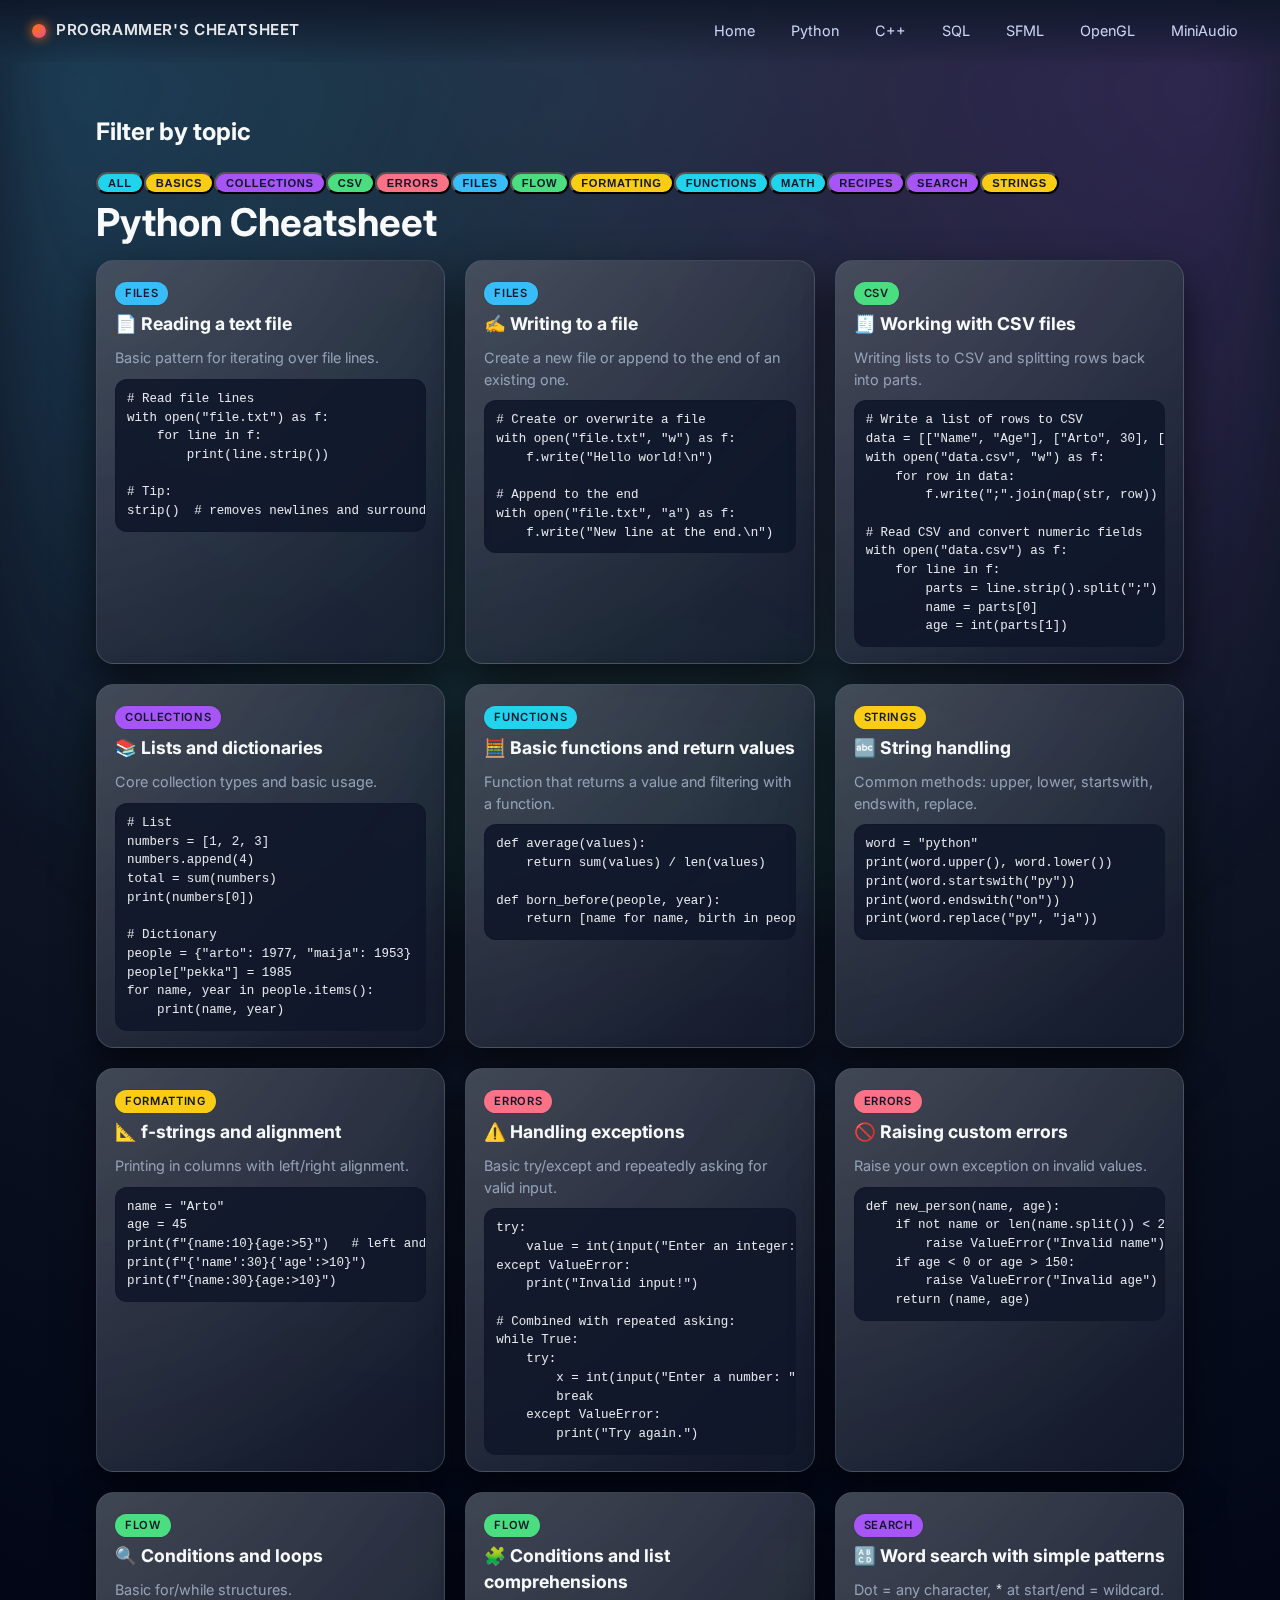
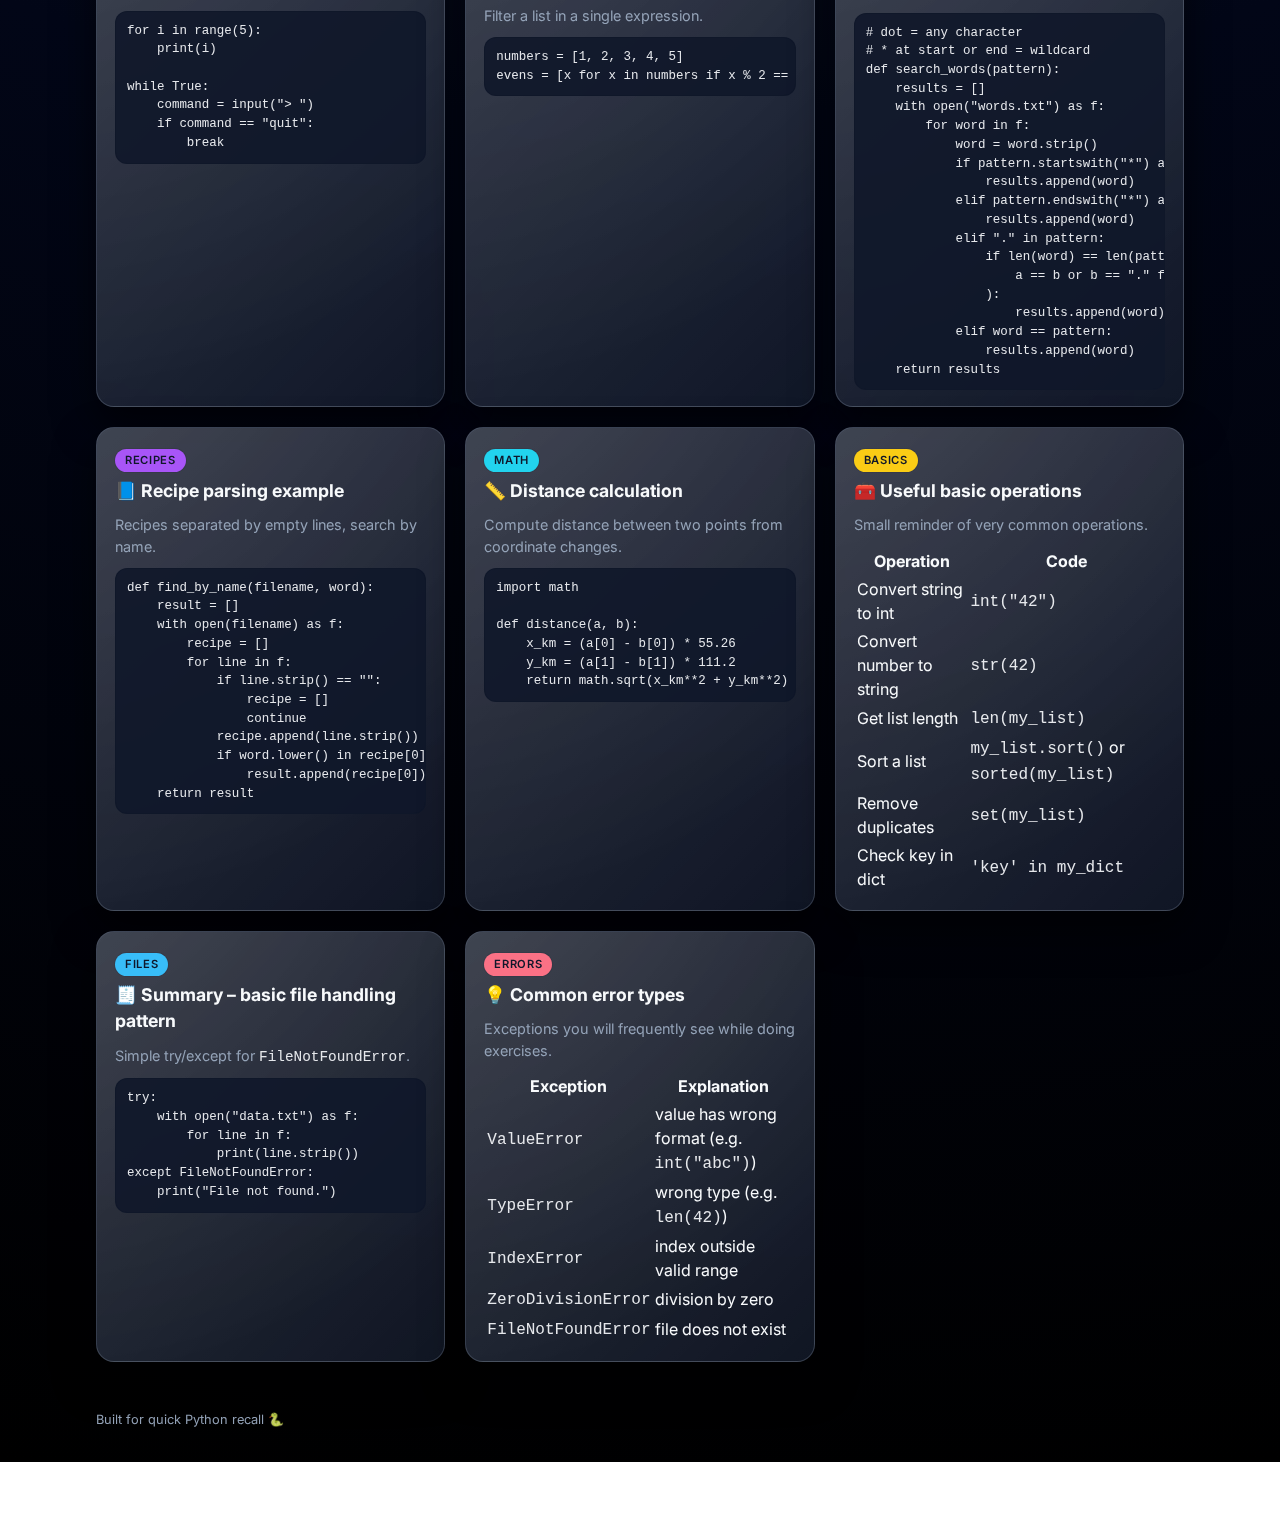
<file: python.html>
<!DOCTYPE html>
<html lang="en">
<head>
  <meta charset="UTF-8" />
  <title>Python Cheatsheet</title>
  <meta name="viewport" content="width=device-width, initial-scale=1" />
  <link rel="stylesheet" href="style.css" />
  <link href="https://fonts.googleapis.com/css2?family=Inter:wght@400;500;700&display=swap" rel="stylesheet" />
</head>
<body>
  <div class="background-gradient"></div>

  <header class="site-header">
    <div class="brand">
      <span class="brand-dot"></span>
      <span class="brand-text">Programmer's Cheatsheet</span>
    </div>
    <nav class="nav">
      <a href="index.html">Home</a>
      <a href="python.html" class="active">Python</a>
      <a href="cpp.html">C++</a>
      <a href="sql.html">SQL</a>
      <a href="sfml.html">SFML</a>
      <a href="opengl.html">OpenGL</a>
      <a href="miniaudio.html">MiniAudio</a>
    </nav>
  </header>

  <main class="page page-with-sidebar">

    <!-- LEFT SIDEBAR: tag filters -->
    <aside class="tag-sidebar">
      <h2 class="tag-sidebar-title">Filter by topic</h2>
      <div class="tag-sidebar-list">
        <!-- app.js will inject filter pills here -->
      </div>
    </aside>

    <!-- RIGHT COLUMN: intro + cards -->
    <div class="cards-column">
      <section class="intro">
        <h1>Python Cheatsheet</h1>
      </section>

      <section class="cards-grid">

        <!-- Reading a file -->
        <article class="card" id="files-read">
          <div class="card-header">
            <span class="pill pill-blue">Files</span>
            <h2>📄 Reading a text file</h2>
          </div>
          <p>Basic pattern for iterating over file lines.</p>
          <pre><code># Read file lines
with open("file.txt") as f:
    for line in f:
        print(line.strip())

# Tip:
strip()  # removes newlines and surrounding whitespace.</code></pre>
        </article>

        <!-- Writing a file -->
        <article class="card">
          <div class="card-header">
            <span class="pill pill-blue">Files</span>
            <h2>✍️ Writing to a file</h2>
          </div>
          <p>Create a new file or append to the end of an existing one.</p>
          <pre><code># Create or overwrite a file
with open("file.txt", "w") as f:
    f.write("Hello world!\n")

# Append to the end
with open("file.txt", "a") as f:
    f.write("New line at the end.\n")</code></pre>
        </article>

        <!-- CSV -->
        <article class="card" id="csv">
          <div class="card-header">
            <span class="pill pill-green">CSV</span>
            <h2>🧾 Working with CSV files</h2>
          </div>
          <p>Writing lists to CSV and splitting rows back into parts.</p>
          <pre><code># Write a list of rows to CSV
data = [["Name", "Age"], ["Arto", 30], ["Pekka", 25]]
with open("data.csv", "w") as f:
    for row in data:
        f.write(";".join(map(str, row)) + "\n")

# Read CSV and convert numeric fields
with open("data.csv") as f:
    for line in f:
        parts = line.strip().split(";")
        name = parts[0]
        age = int(parts[1])</code></pre>
        </article>

        <!-- Lists and dicts -->
        <article class="card" id="collections">
          <div class="card-header">
            <span class="pill pill-purple">Collections</span>
            <h2>📚 Lists and dictionaries</h2>
          </div>
          <p>Core collection types and basic usage.</p>
          <pre><code># List
numbers = [1, 2, 3]
numbers.append(4)
total = sum(numbers)
print(numbers[0])

# Dictionary
people = {"arto": 1977, "maija": 1953}
people["pekka"] = 1985
for name, year in people.items():
    print(name, year)</code></pre>
        </article>

        <!-- Basic functions -->
        <article class="card">
          <div class="card-header">
            <span class="pill pill-cyan">Functions</span>
            <h2>🧮 Basic functions and return values</h2>
          </div>
          <p>Function that returns a value and filtering with a function.</p>
          <pre><code>def average(values):
    return sum(values) / len(values)

def born_before(people, year):
    return [name for name, birth in people.items() if birth &lt; year]</code></pre>
        </article>

        <!-- Strings -->
        <article class="card">
          <div class="card-header">
            <span class="pill pill-yellow">Strings</span>
            <h2>🔤 String handling</h2>
          </div>
          <p>Common methods: upper, lower, startswith, endswith, replace.</p>
          <pre><code>word = "python"
print(word.upper(), word.lower())
print(word.startswith("py"))
print(word.endswith("on"))
print(word.replace("py", "ja"))</code></pre>
        </article>

        <!-- f-strings -->
        <article class="card">
          <div class="card-header">
            <span class="pill pill-yellow">Formatting</span>
            <h2>📐 f-strings and alignment</h2>
          </div>
          <p>Printing in columns with left/right alignment.</p>
          <pre><code>name = "Arto"
age = 45
print(f"{name:10}{age:>5}")   # left and right aligned
print(f"{'name':30}{'age':>10}")
print(f"{name:30}{age:>10}")</code></pre>
        </article>

        <!-- Exceptions -->
        <article class="card" id="errors">
          <div class="card-header">
            <span class="pill pill-red">Errors</span>
            <h2>⚠️ Handling exceptions</h2>
          </div>
          <p>Basic try/except and repeatedly asking for valid input.</p>
          <pre><code>try:
    value = int(input("Enter an integer: "))
except ValueError:
    print("Invalid input!")

# Combined with repeated asking:
while True:
    try:
        x = int(input("Enter a number: "))
        break
    except ValueError:
        print("Try again.")</code></pre>
        </article>

        <!-- raise -->
        <article class="card">
          <div class="card-header">
            <span class="pill pill-red">Errors</span>
            <h2>🚫 Raising custom errors</h2>
          </div>
          <p>Raise your own exception on invalid values.</p>
          <pre><code>def new_person(name, age):
    if not name or len(name.split()) &lt; 2:
        raise ValueError("Invalid name")
    if age &lt; 0 or age &gt; 150:
        raise ValueError("Invalid age")
    return (name, age)</code></pre>
        </article>

        <!-- Flow / loops -->
        <article class="card">
          <div class="card-header">
            <span class="pill pill-green">Flow</span>
            <h2>🔍 Conditions and loops</h2>
          </div>
          <p>Basic for/while structures.</p>
          <pre><code>for i in range(5):
    print(i)

while True:
    command = input("&gt; ")
    if command == "quit":
        break</code></pre>
        </article>

        <!-- List comprehension -->
        <article class="card">
          <div class="card-header">
            <span class="pill pill-green">Flow</span>
            <h2>🧩 Conditions and list comprehensions</h2>
          </div>
          <p>Filter a list in a single expression.</p>
          <pre><code>numbers = [1, 2, 3, 4, 5]
evens = [x for x in numbers if x % 2 == 0]</code></pre>
        </article>

        <!-- Word search -->
        <article class="card">
          <div class="card-header">
            <span class="pill pill-purple">Search</span>
            <h2>🔠 Word search with simple patterns</h2>
          </div>
          <p>Dot = any character, <code>*</code> at start/end = wildcard.</p>
          <pre><code># dot = any character
# * at start or end = wildcard
def search_words(pattern):
    results = []
    with open("words.txt") as f:
        for word in f:
            word = word.strip()
            if pattern.startswith("*") and word.endswith(pattern[1:]):
                results.append(word)
            elif pattern.endswith("*") and word.startswith(pattern[:-1]):
                results.append(word)
            elif "." in pattern:
                if len(word) == len(pattern) and all(
                    a == b or b == "." for a, b in zip(word, pattern)
                ):
                    results.append(word)
            elif word == pattern:
                results.append(word)
    return results</code></pre>
        </article>

        <!-- Recipes -->
        <article class="card">
          <div class="card-header">
            <span class="pill pill-purple">Recipes</span>
            <h2>📘 Recipe parsing example</h2>
          </div>
          <p>Recipes separated by empty lines, search by name.</p>
          <pre><code>def find_by_name(filename, word):
    result = []
    with open(filename) as f:
        recipe = []
        for line in f:
            if line.strip() == "":
                recipe = []
                continue
            recipe.append(line.strip())
            if word.lower() in recipe[0].lower():
                result.append(recipe[0])
    return result</code></pre>
        </article>

        <!-- Distance -->
        <article class="card">
          <div class="card-header">
            <span class="pill pill-cyan">Math</span>
            <h2>📏 Distance calculation</h2>
          </div>
          <p>Compute distance between two points from coordinate changes.</p>
          <pre><code>import math

def distance(a, b):
    x_km = (a[0] - b[0]) * 55.26
    y_km = (a[1] - b[1]) * 111.2
    return math.sqrt(x_km**2 + y_km**2)</code></pre>
        </article>

        <!-- Useful basics -->
        <article class="card">
          <div class="card-header">
            <span class="pill pill-yellow">Basics</span>
            <h2>🧰 Useful basic operations</h2>
          </div>
          <p>Small reminder of very common operations.</p>
          <div class="table-wrapper">
            <table>
              <thead>
                <tr>
                  <th>Operation</th>
                  <th>Code</th>
                </tr>
              </thead>
              <tbody>
                <tr>
                  <td>Convert string to int</td>
                  <td><code>int("42")</code></td>
                </tr>
                <tr>
                  <td>Convert number to string</td>
                  <td><code>str(42)</code></td>
                </tr>
                <tr>
                  <td>Get list length</td>
                  <td><code>len(my_list)</code></td>
                </tr>
                <tr>
                  <td>Sort a list</td>
                  <td><code>my_list.sort()</code> or <code>sorted(my_list)</code></td>
                </tr>
                <tr>
                  <td>Remove duplicates</td>
                  <td><code>set(my_list)</code></td>
                </tr>
                <tr>
                  <td>Check key in dict</td>
                  <td><code>'key' in my_dict</code></td>
                </tr>
              </tbody>
            </table>
          </div>
        </article>

        <!-- File handling summary -->
        <article class="card">
          <div class="card-header">
            <span class="pill pill-blue">Files</span>
            <h2>🧾 Summary – basic file handling pattern</h2>
          </div>
          <p>Simple try/except for <code>FileNotFoundError</code>.</p>
          <pre><code>try:
    with open("data.txt") as f:
        for line in f:
            print(line.strip())
except FileNotFoundError:
    print("File not found.")</code></pre>
        </article>

        <!-- Common error types -->
        <article class="card">
          <div class="card-header">
            <span class="pill pill-red">Errors</span>
            <h2>💡 Common error types</h2>
          </div>
          <p>Exceptions you will frequently see while doing exercises.</p>
          <div class="table-wrapper">
            <table>
              <thead>
                <tr>
                  <th>Exception</th>
                  <th>Explanation</th>
                </tr>
              </thead>
              <tbody>
                <tr>
                  <td><code>ValueError</code></td>
                  <td>value has wrong format (e.g. <code>int("abc")</code>)</td>
                </tr>
                <tr>
                  <td><code>TypeError</code></td>
                  <td>wrong type (e.g. <code>len(42)</code>)</td>
                </tr>
                <tr>
                  <td><code>IndexError</code></td>
                  <td>index outside valid range</td>
                </tr>
                <tr>
                  <td><code>ZeroDivisionError</code></td>
                  <td>division by zero</td>
                </tr>
                <tr>
                  <td><code>FileNotFoundError</code></td>
                  <td>file does not exist</td>
                </tr>
              </tbody>
            </table>
          </div>
        </article>

      </section>
    </div> <!-- /.cards-column -->
  </main>

  <footer class="site-footer">
    <span>Built for quick Python recall 🐍</span>
  </footer>

  <script src="src/app.js"></script>
</body>
</html>
</file>
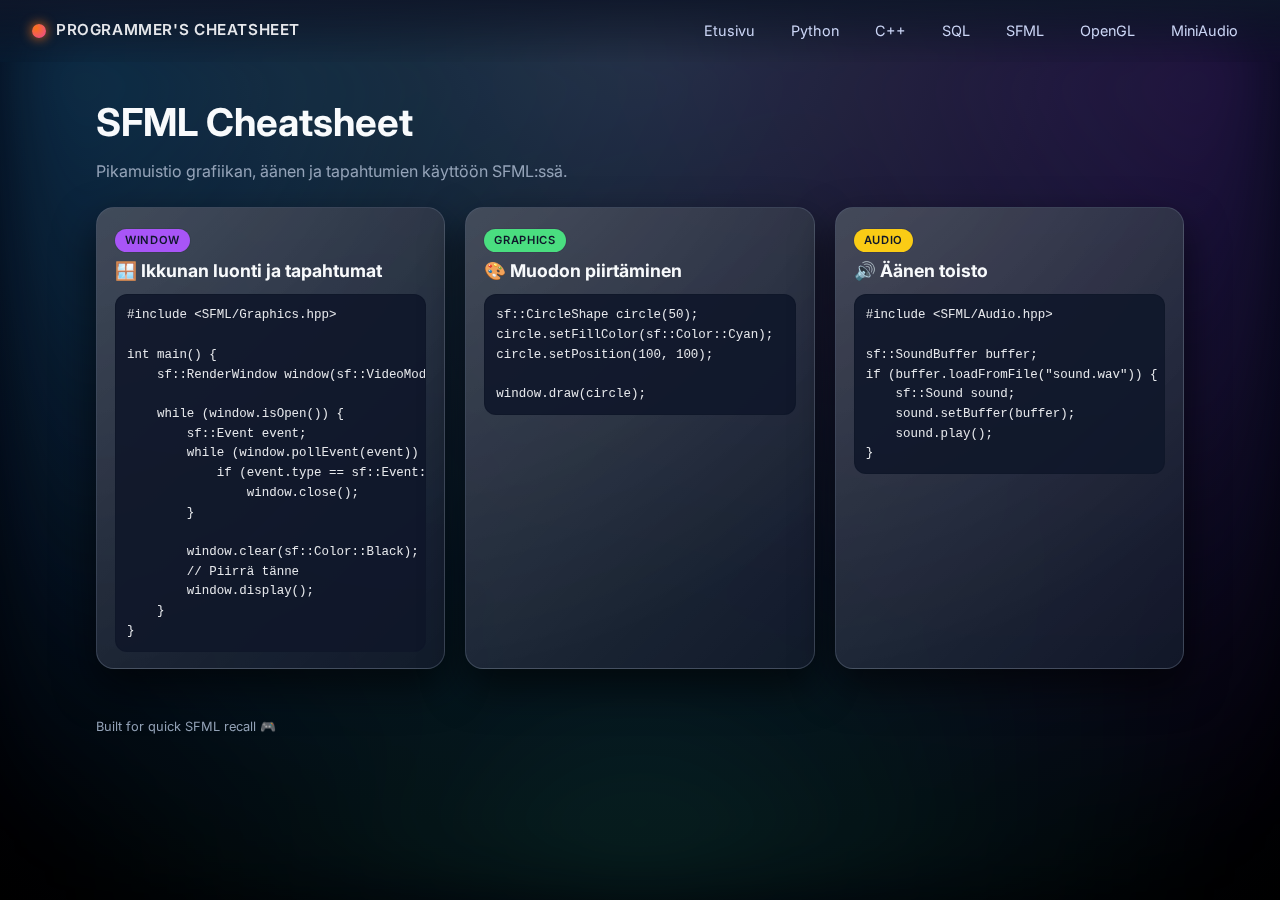
<file: sfml.html>
<!DOCTYPE html>
<html lang="fi">
<head>
  <meta charset="UTF-8" />
  <title>SFML Cheatsheet</title>
  <meta name="viewport" content="width=device-width, initial-scale=1" />
  <link rel="stylesheet" href="style.css" />
  <link href="https://fonts.googleapis.com/css2?family=Inter:wght@400;500;700&display=swap" rel="stylesheet" />
</head>
<body>
  <div class="background-gradient"></div>

  <header class="site-header">
  <div class="brand">
    <span class="brand-dot"></span>
    <span class="brand-text">Programmer's Cheatsheet</span>
  </div>
  <nav class="nav">
    <a href="index.html">Etusivu</a>
    <a href="python.html">Python</a>
    <a href="cpp.html">C++</a>
    <a href="sql.html">SQL</a>
    <a href="sfml.html" class="active">SFML</a>
    <a href="opengl.html">OpenGL</a>
    <a href="miniaudio.html">MiniAudio</a>
  </nav>
</header>

  <main class="page">
    <section class="intro">
      <h1>SFML Cheatsheet</h1>
      <p>Pikamuistio grafiikan, äänen ja tapahtumien käyttöön SFML:ssä.</p>
    </section>

    <section class="cards-grid">

      <article class="card">
        <div class="card-header">
          <span class="pill pill-purple">Window</span>
          <h2>🪟 Ikkunan luonti ja tapahtumat</h2>
        </div>
        <pre><code>#include &lt;SFML/Graphics.hpp&gt;

int main() {
    sf::RenderWindow window(sf::VideoMode(800, 600), "SFML Window");

    while (window.isOpen()) {
        sf::Event event;
        while (window.pollEvent(event)) {
            if (event.type == sf::Event::Closed)
                window.close();
        }

        window.clear(sf::Color::Black);
        // Piirrä tänne
        window.display();
    }
}</code></pre>
      </article>

      <article class="card">
        <div class="card-header">
          <span class="pill pill-green">Graphics</span>
          <h2>🎨 Muodon piirtäminen</h2>
        </div>
        <pre><code>sf::CircleShape circle(50);
circle.setFillColor(sf::Color::Cyan);
circle.setPosition(100, 100);

window.draw(circle);</code></pre>
      </article>

      <article class="card">
        <div class="card-header">
          <span class="pill pill-yellow">Audio</span>
          <h2>🔊 Äänen toisto</h2>
        </div>
        <pre><code>#include &lt;SFML/Audio.hpp&gt;

sf::SoundBuffer buffer;
if (buffer.loadFromFile("sound.wav")) {
    sf::Sound sound;
    sound.setBuffer(buffer);
    sound.play();
}</code></pre>
      </article>

    </section>
  </main>

  <footer class="site-footer">
    <span>Built for quick SFML recall 🎮</span>
  </footer>
</body>
</html>
</file>
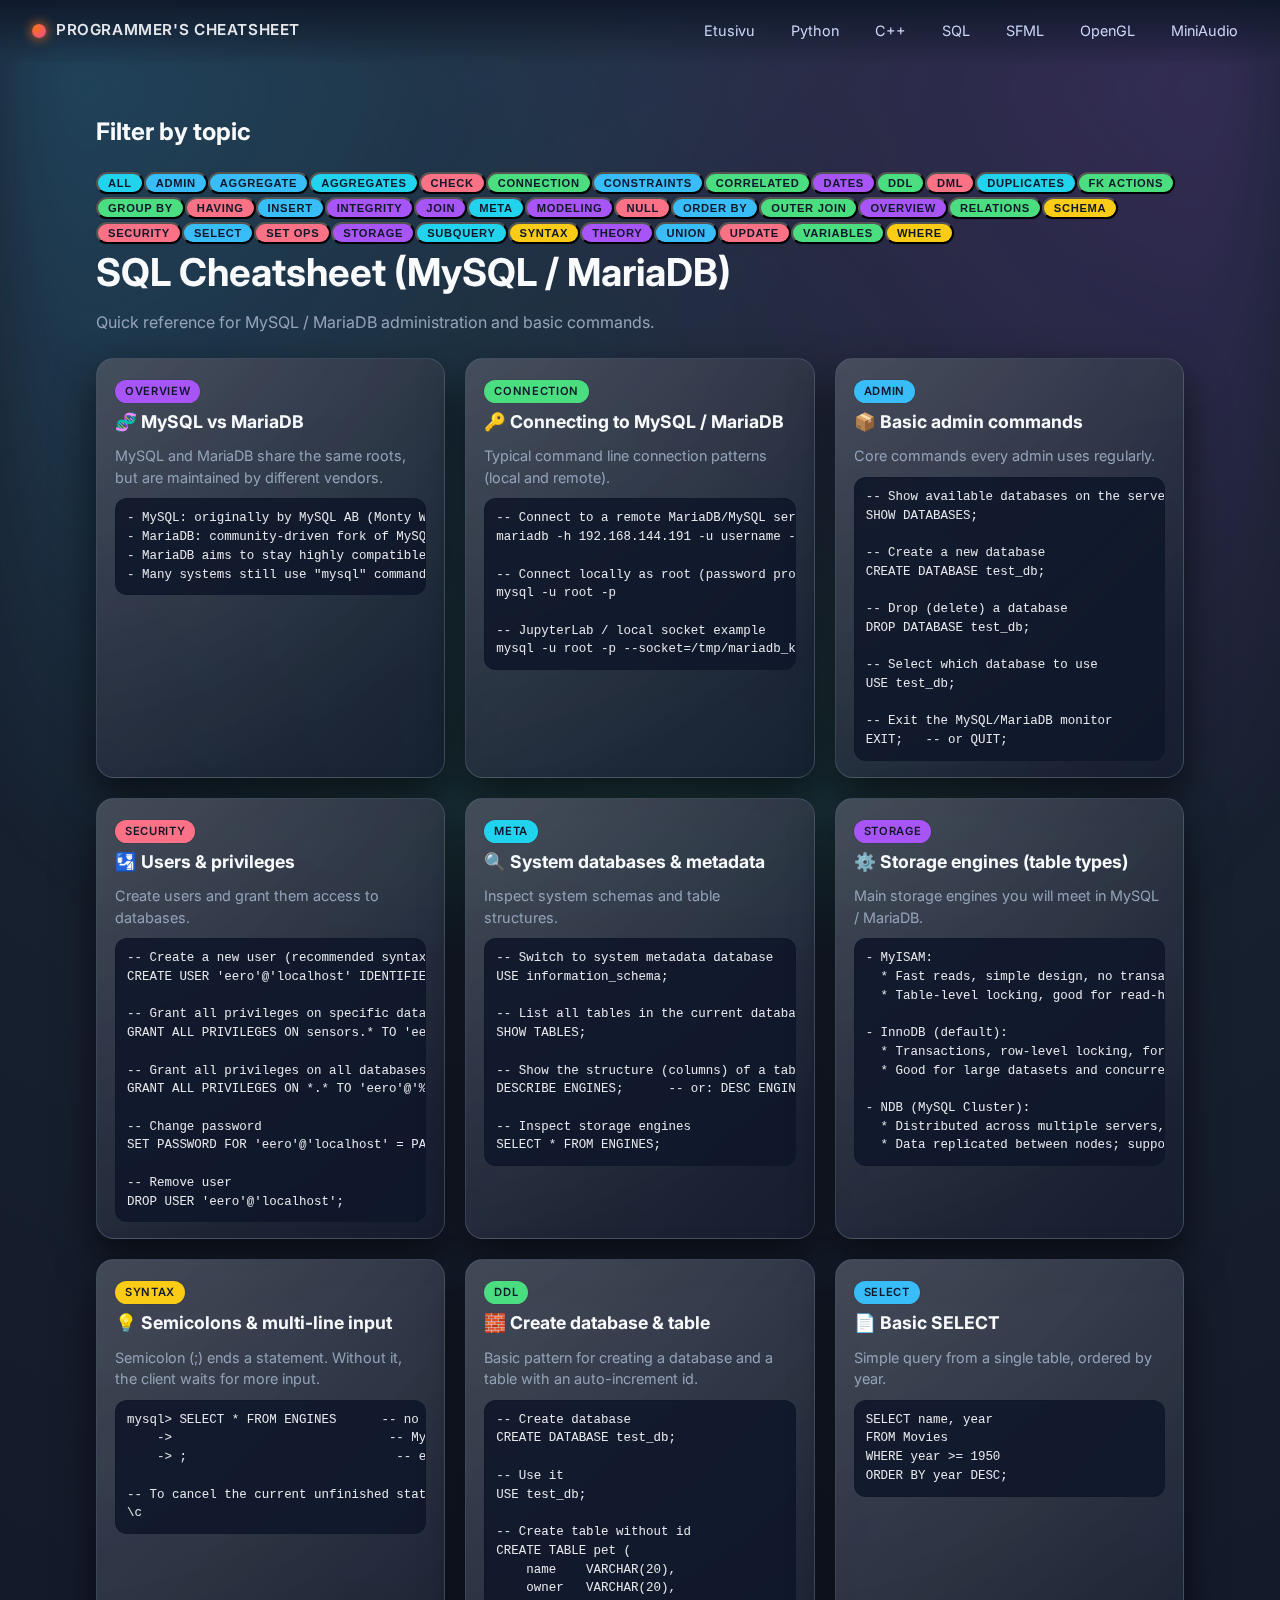
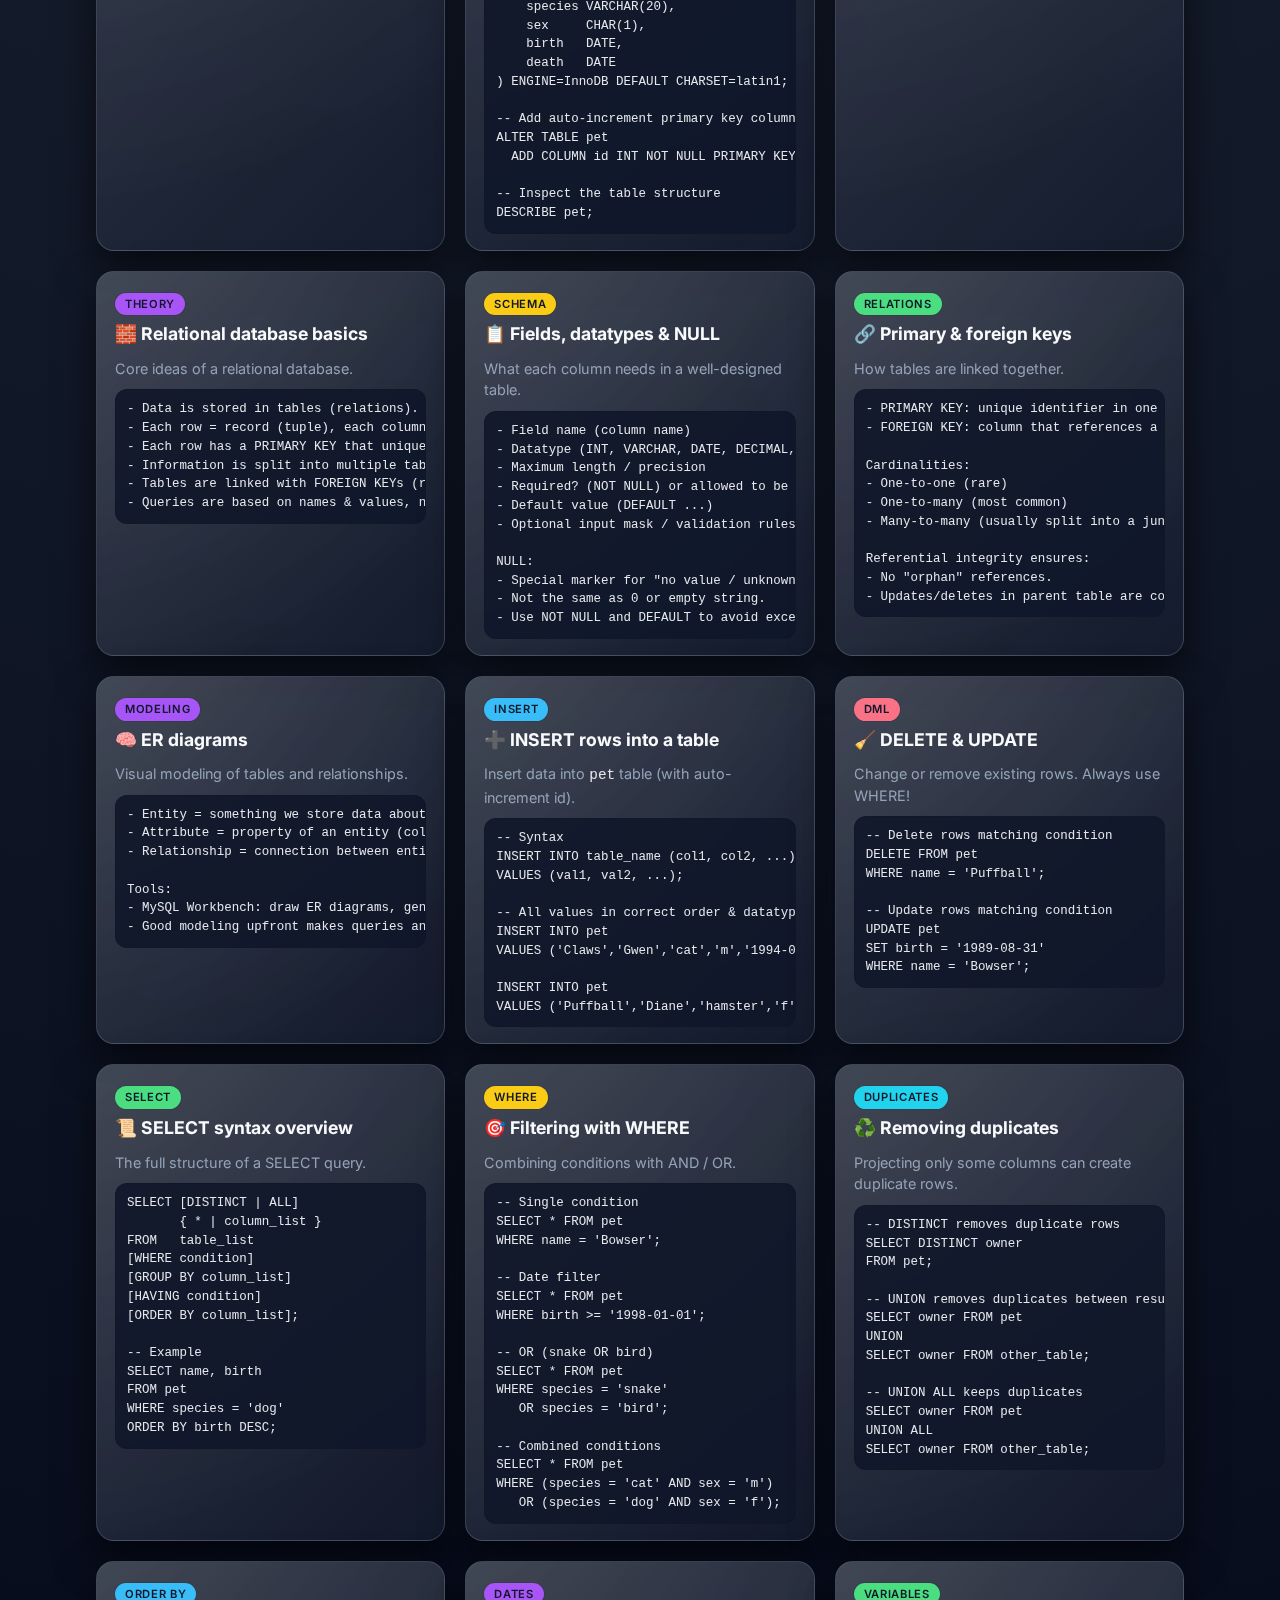
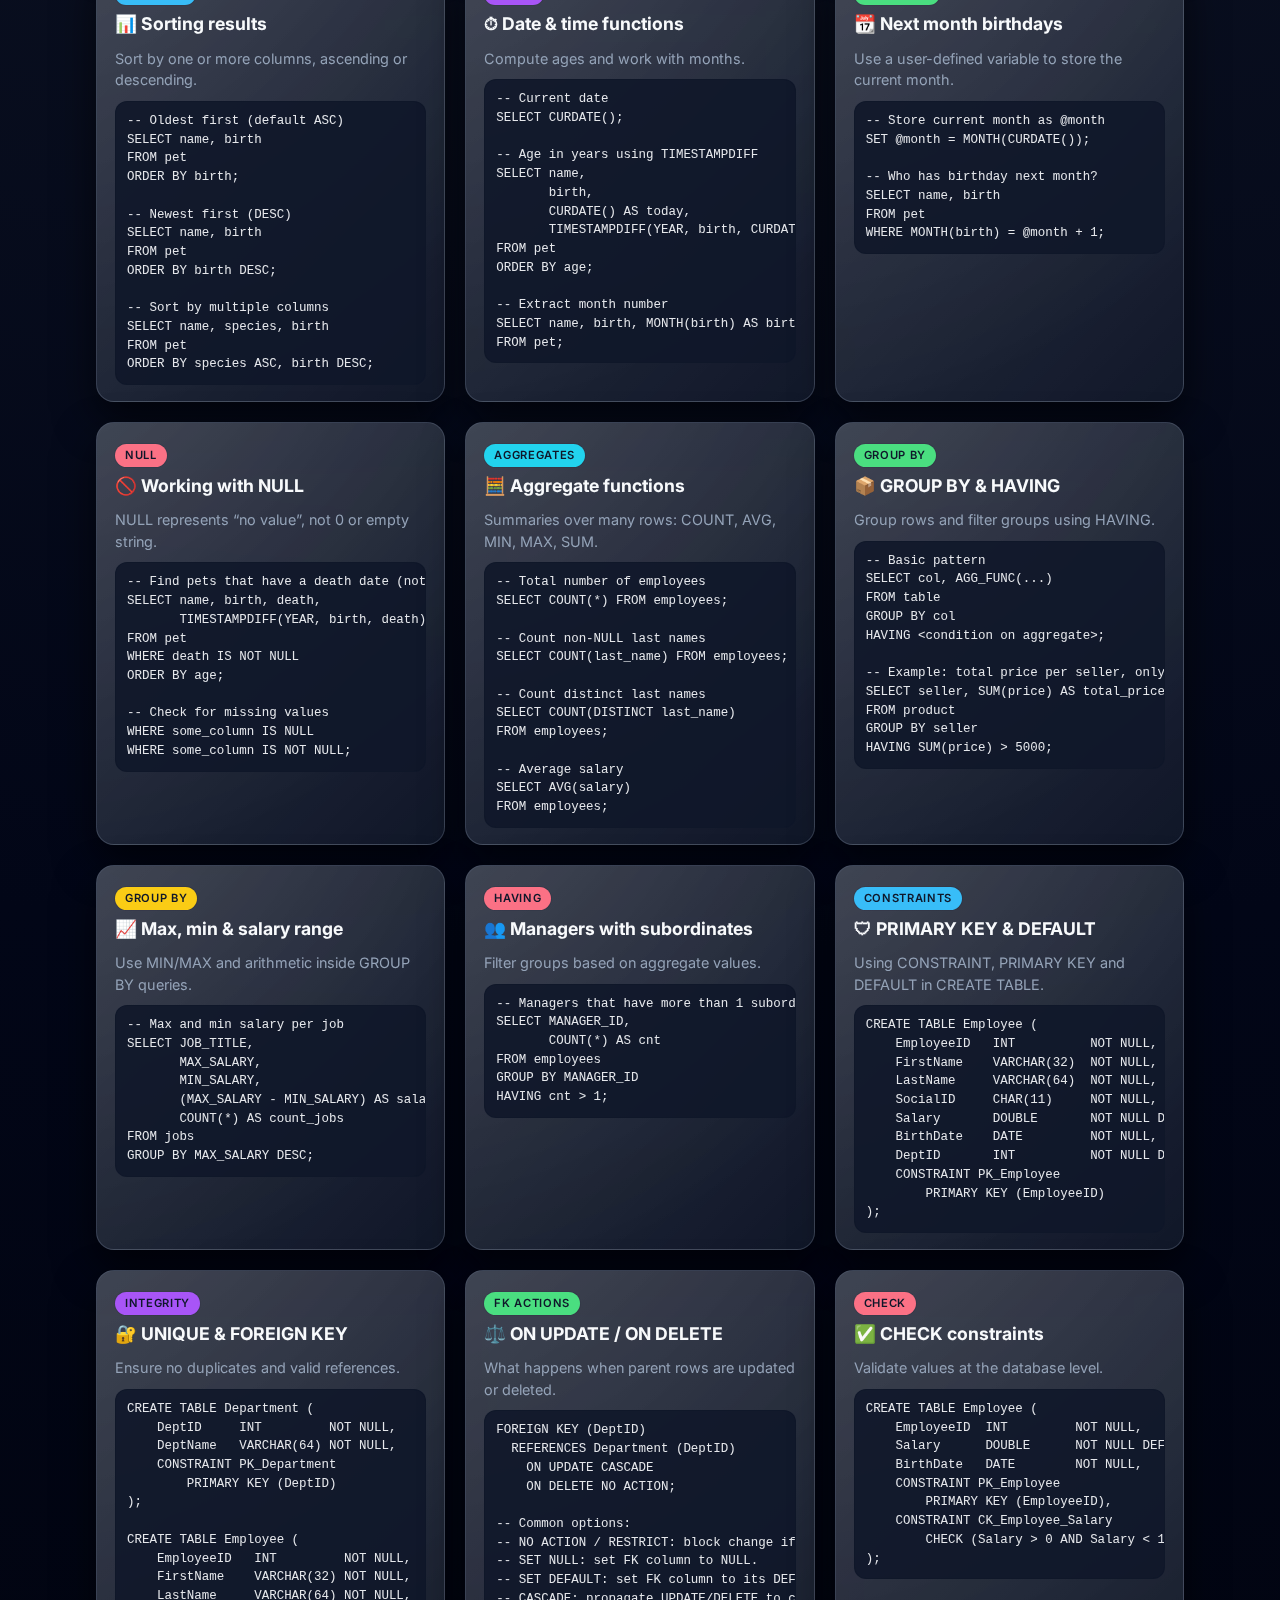
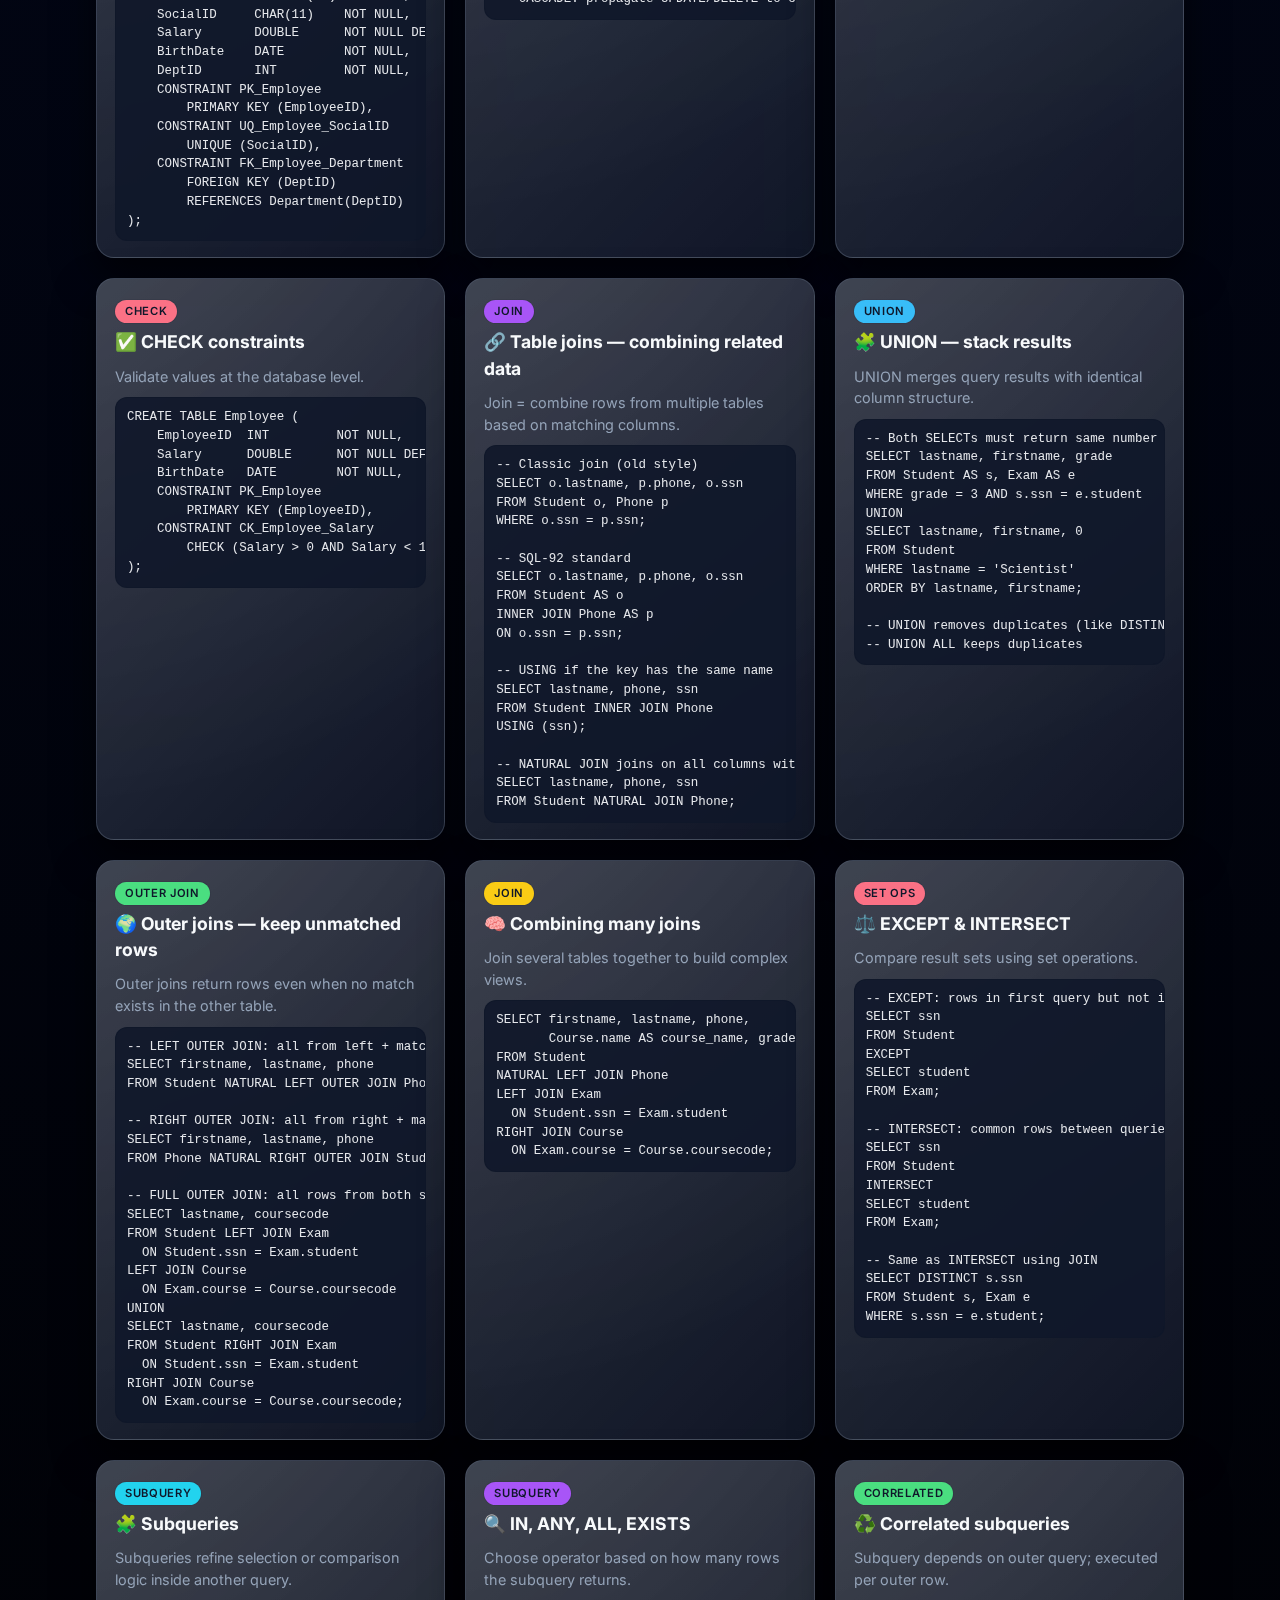
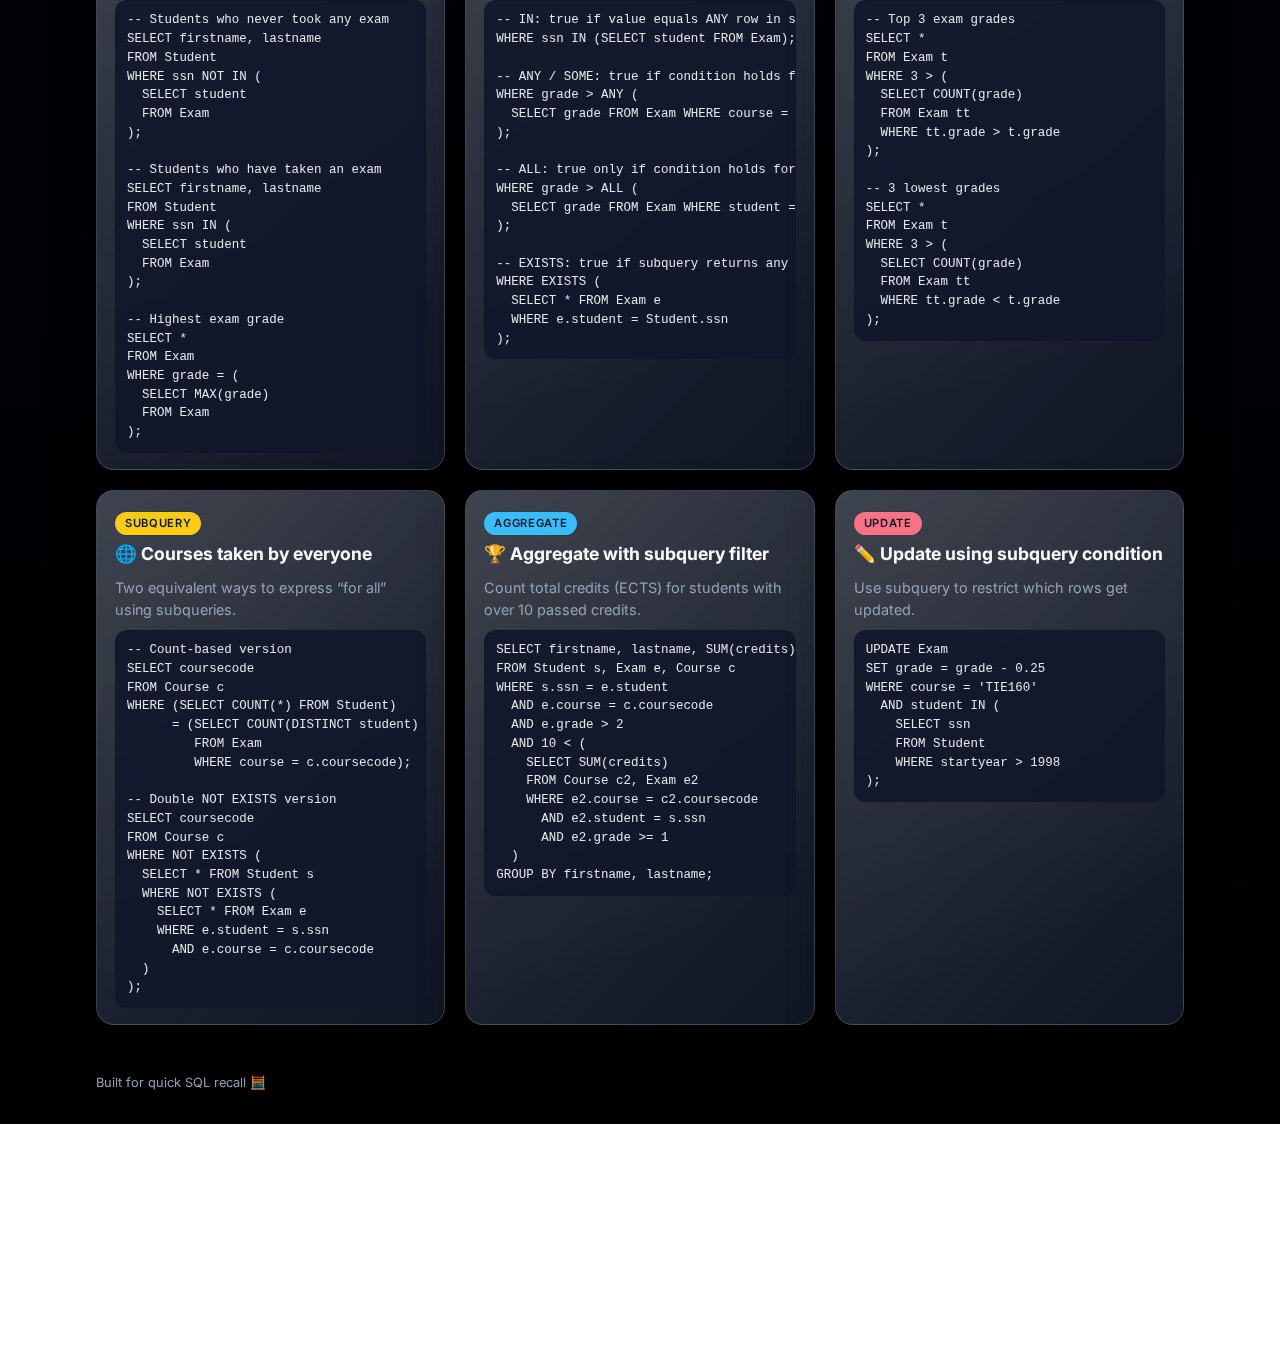
<file: sql.html>
<!DOCTYPE html>
<html lang="fi">
<head>
  <meta charset="UTF-8" />
  <title>SQL Cheatsheet</title>
  <meta name="viewport" content="width=device-width, initial-scale=1" />
  <link rel="stylesheet" href="style.css" />
  <link href="https://fonts.googleapis.com/css2?family=Inter:wght@400;500;700&display=swap" rel="stylesheet" />
</head>
<body>
  <div class="background-gradient"></div>

  <header class="site-header">
    <div class="brand">
      <span class="brand-dot"></span>
      <span class="brand-text">Programmer's Cheatsheet</span>
    </div>
    <nav class="nav">
      <a href="index.html">Etusivu</a>
      <a href="python.html">Python</a>
      <a href="cpp.html">C++</a>
      <a href="sql.html" class="active">SQL</a>
      <a href="sfml.html">SFML</a>
      <a href="opengl.html">OpenGL</a>
      <a href="miniaudio.html">MiniAudio</a>
    </nav>
  </header>

  <main class="page page-with-sidebar">
    <!-- LEFT SIDEBAR: tag filters -->
    <aside class="tag-sidebar">
      <h2 class="tag-sidebar-title">Filter by topic</h2>
      <div class="tag-sidebar-list">
        <!-- JS will inject filter pills here -->
      </div>
    </aside>

    <!-- RIGHT COLUMN: intro + cards -->
    <div class="cards-column">
      <section class="intro">
        <h1>SQL Cheatsheet (MySQL / MariaDB)</h1>
        <p>Quick reference for MySQL / MariaDB administration and basic commands.</p>
      </section>

      <section class="cards-grid">

      <!-- MySQL vs MariaDB -->
      <article class="card">
        <div class="card-header">
          <span class="pill pill-purple">Overview</span>
          <h2>🧬 MySQL vs MariaDB</h2>
        </div>
        <p>MySQL and MariaDB share the same roots, but are maintained by different vendors.</p>
        <pre><code>- MySQL: originally by MySQL AB (Monty Widenius et al.), now owned by Oracle.
- MariaDB: community-driven fork of MySQL, led by Monty Widenius.
- MariaDB aims to stay highly compatible with MySQL (same SQL dialect &amp; tools).
- Many systems still use &quot;mysql&quot; command name even when the server is MariaDB.</code></pre>
      </article>

      <!-- Connecting to the server -->
      <article class="card">
        <div class="card-header">
          <span class="pill pill-green">Connection</span>
          <h2>🔑 Connecting to MySQL / MariaDB</h2>
        </div>
        <p>Typical command line connection patterns (local and remote).</p>
        <pre><code>-- Connect to a remote MariaDB/MySQL server
mariadb -h 192.168.144.191 -u username -p database_name

-- Connect locally as root (password prompt is hidden)
mysql -u root -p

-- JupyterLab / local socket example
mysql -u root -p --socket=/tmp/mariadb_kernel/mysqld.sock</code></pre>
      </article>

      <!-- Basic admin commands -->
      <article class="card">
        <div class="card-header">
          <span class="pill pill-blue">Admin</span>
          <h2>📦 Basic admin commands</h2>
        </div>
        <p>Core commands every admin uses regularly.</p>
        <pre><code>-- Show available databases on the server
SHOW DATABASES;

-- Create a new database
CREATE DATABASE test_db;

-- Drop (delete) a database
DROP DATABASE test_db;

-- Select which database to use
USE test_db;

-- Exit the MySQL/MariaDB monitor
EXIT;   -- or QUIT;</code></pre>
      </article>

      <!-- Users and privileges -->
      <article class="card">
        <div class="card-header">
          <span class="pill pill-red">Security</span>
          <h2>🛂 Users &amp; privileges</h2>
        </div>
        <p>Create users and grant them access to databases.</p>
        <pre><code>-- Create a new user (recommended syntax)
CREATE USER 'eero'@'localhost' IDENTIFIED BY 'some_pass';

-- Grant all privileges on specific database
GRANT ALL PRIVILEGES ON sensors.* TO 'eero'@'localhost';

-- Grant all privileges on all databases (be careful!)
GRANT ALL PRIVILEGES ON *.* TO 'eero'@'%' WITH GRANT OPTION;

-- Change password
SET PASSWORD FOR 'eero'@'localhost' = PASSWORD('new_password');

-- Remove user
DROP USER 'eero'@'localhost';</code></pre>
      </article>

      <!-- System databases & metadata -->
      <article class="card">
        <div class="card-header">
          <span class="pill pill-cyan">Meta</span>
          <h2>🔍 System databases &amp; metadata</h2>
        </div>
        <p>Inspect system schemas and table structures.</p>
        <pre><code>-- Switch to system metadata database
USE information_schema;

-- List all tables in the current database
SHOW TABLES;

-- Show the structure (columns) of a table
DESCRIBE ENGINES;      -- or: DESC ENGINES;

-- Inspect storage engines
SELECT * FROM ENGINES;</code></pre>
      </article>

      <!-- Storage engines -->
      <article class="card">
        <div class="card-header">
          <span class="pill pill-purple">Storage</span>
          <h2>⚙️ Storage engines (table types)</h2>
        </div>
        <p>Main storage engines you will meet in MySQL / MariaDB.</p>
        <pre><code>- MyISAM:
  * Fast reads, simple design, no transactions.
  * Table-level locking, good for read-heavy workloads.

- InnoDB (default):
  * Transactions, row-level locking, foreign keys.
  * Good for large datasets and concurrent writes.

- NDB (MySQL Cluster):
  * Distributed across multiple servers, high availability.
  * Data replicated between nodes; supports transactions.</code></pre>
      </article>

      <!-- Semicolons and multi-line input -->
      <article class="card">
        <div class="card-header">
          <span class="pill pill-yellow">Syntax</span>
          <h2>💡 Semicolons &amp; multi-line input</h2>
        </div>
        <p>Semicolon (;) ends a statement. Without it, the client waits for more input.</p>
        <pre><code>mysql&gt; SELECT * FROM ENGINES      -- no semicolon yet
    -&gt;                             -- MySQL waits for more
    -&gt; ;                            -- end with semicolon

-- To cancel the current unfinished statement:
\c</code></pre>
      </article>

      <!-- Creating a database and table -->
      <article class="card">
        <div class="card-header">
          <span class="pill pill-green">DDL</span>
          <h2>🧱 Create database &amp; table</h2>
        </div>
        <p>Basic pattern for creating a database and a table with an auto-increment id.</p>
        <pre><code>-- Create database
CREATE DATABASE test_db;

-- Use it
USE test_db;

-- Create table without id
CREATE TABLE pet (
    name    VARCHAR(20),
    owner   VARCHAR(20),
    species VARCHAR(20),
    sex     CHAR(1),
    birth   DATE,
    death   DATE
) ENGINE=InnoDB DEFAULT CHARSET=latin1;

-- Add auto-increment primary key column
ALTER TABLE pet
  ADD COLUMN id INT NOT NULL PRIMARY KEY AUTO_INCREMENT;

-- Inspect the table structure
DESCRIBE pet;</code></pre>
      </article>

      <!-- Basic SELECT (from your original card, in English) -->
      <article class="card">
        <div class="card-header">
          <span class="pill pill-blue">SELECT</span>
          <h2>📄 Basic SELECT</h2>
        </div>
        <p>Simple query from a single table, ordered by year.</p>
        <pre><code>SELECT name, year
FROM Movies
WHERE year &gt;= 1950
ORDER BY year DESC;</code></pre>
      </article>

            <article class="card">
        <div class="card-header">
          <span class="pill pill-purple">Theory</span>
          <h2>🧱 Relational database basics</h2>
        </div>
        <p>Core ideas of a relational database.</p>
        <pre><code>- Data is stored in tables (relations).
- Each row = record (tuple), each column = field (attribute).
- Each row has a PRIMARY KEY that uniquely identifies it.
- Information is split into multiple tables so each fact is stored once.
- Tables are linked with FOREIGN KEYs (relationships between entities).
- Queries are based on names &amp; values, not physical storage order.</code></pre>
      </article>

            <article class="card">
        <div class="card-header">
          <span class="pill pill-yellow">Schema</span>
          <h2>📋 Fields, datatypes &amp; NULL</h2>
        </div>
        <p>What each column needs in a well-designed table.</p>
        <pre><code>- Field name (column name)
- Datatype (INT, VARCHAR, DATE, DECIMAL, ... )
- Maximum length / precision
- Required? (NOT NULL) or allowed to be NULL
- Default value (DEFAULT ...)
- Optional input mask / validation rules (CHECK)

NULL:
- Special marker for "no value / unknown".
- Not the same as 0 or empty string.
- Use NOT NULL and DEFAULT to avoid excessive NULLs.</code></pre>
      </article>

            <article class="card">
        <div class="card-header">
          <span class="pill pill-green">Relations</span>
          <h2>🔗 Primary &amp; foreign keys</h2>
        </div>
        <p>How tables are linked together.</p>
        <pre><code>- PRIMARY KEY: unique identifier in one table.
- FOREIGN KEY: column that references a primary key in another table.

Cardinalities:
- One-to-one (rare)
- One-to-many (most common)
- Many-to-many (usually split into a junction table)

Referential integrity ensures:
- No "orphan" references.
- Updates/deletes in parent table are consistent in child tables.</code></pre>
      </article>

            <article class="card">
        <div class="card-header">
          <span class="pill pill-purple">Modeling</span>
          <h2>🧠 ER diagrams</h2>
        </div>
        <p>Visual modeling of tables and relationships.</p>
        <pre><code>- Entity = something we store data about (table).
- Attribute = property of an entity (column).
- Relationship = connection between entities (foreign keys).

Tools:
- MySQL Workbench: draw ER diagrams, generate CREATE TABLE.
- Good modeling upfront makes queries and changes much easier.</code></pre>
      </article>

            <article class="card">
        <div class="card-header">
          <span class="pill pill-blue">INSERT</span>
          <h2>➕ INSERT rows into a table</h2>
        </div>
        <p>Insert data into <code>pet</code> table (with auto-increment id).</p>
        <pre><code>-- Syntax
INSERT INTO table_name (col1, col2, ...)
VALUES (val1, val2, ...);

-- All values in correct order &amp; datatype
INSERT INTO pet
VALUES ('Claws','Gwen','cat','m','1994-03-17',NULL,NULL);

INSERT INTO pet
VALUES ('Puffball','Diane','hamster','f','1999-03-30',NULL,NULL);</code></pre>
      </article>

            <article class="card">
        <div class="card-header">
          <span class="pill pill-red">DML</span>
          <h2>🧹 DELETE &amp; UPDATE</h2>
        </div>
        <p>Change or remove existing rows. Always use WHERE!</p>
        <pre><code>-- Delete rows matching condition
DELETE FROM pet
WHERE name = 'Puffball';

-- Update rows matching condition
UPDATE pet
SET birth = '1989-08-31'
WHERE name = 'Bowser';</code></pre>
      </article>

            <article class="card">
        <div class="card-header">
          <span class="pill pill-green">SELECT</span>
          <h2>📜 SELECT syntax overview</h2>
        </div>
        <p>The full structure of a SELECT query.</p>
        <pre><code>SELECT [DISTINCT | ALL]
       { * | column_list }
FROM   table_list
[WHERE condition]
[GROUP BY column_list]
[HAVING condition]
[ORDER BY column_list];

-- Example
SELECT name, birth
FROM pet
WHERE species = 'dog'
ORDER BY birth DESC;</code></pre>
      </article>

            <article class="card">
        <div class="card-header">
          <span class="pill pill-yellow">WHERE</span>
          <h2>🎯 Filtering with WHERE</h2>
        </div>
        <p>Combining conditions with AND / OR.</p>
        <pre><code>-- Single condition
SELECT * FROM pet
WHERE name = 'Bowser';

-- Date filter
SELECT * FROM pet
WHERE birth &gt;= '1998-01-01';

-- OR (snake OR bird)
SELECT * FROM pet
WHERE species = 'snake'
   OR species = 'bird';

-- Combined conditions
SELECT * FROM pet
WHERE (species = 'cat' AND sex = 'm')
   OR (species = 'dog' AND sex = 'f');</code></pre>
      </article>

            <article class="card">
        <div class="card-header">
          <span class="pill pill-cyan">Duplicates</span>
          <h2>♻️ Removing duplicates</h2>
        </div>
        <p>Projecting only some columns can create duplicate rows.</p>
        <pre><code>-- DISTINCT removes duplicate rows
SELECT DISTINCT owner
FROM pet;

-- UNION removes duplicates between result sets
SELECT owner FROM pet
UNION
SELECT owner FROM other_table;

-- UNION ALL keeps duplicates
SELECT owner FROM pet
UNION ALL
SELECT owner FROM other_table;</code></pre>
      </article>

            <article class="card">
        <div class="card-header">
          <span class="pill pill-blue">ORDER BY</span>
          <h2>📊 Sorting results</h2>
        </div>
        <p>Sort by one or more columns, ascending or descending.</p>
        <pre><code>-- Oldest first (default ASC)
SELECT name, birth
FROM pet
ORDER BY birth;

-- Newest first (DESC)
SELECT name, birth
FROM pet
ORDER BY birth DESC;

-- Sort by multiple columns
SELECT name, species, birth
FROM pet
ORDER BY species ASC, birth DESC;</code></pre>
      </article>

            <article class="card">
        <div class="card-header">
          <span class="pill pill-purple">Dates</span>
          <h2>⏱ Date &amp; time functions</h2>
        </div>
        <p>Compute ages and work with months.</p>
        <pre><code>-- Current date
SELECT CURDATE();

-- Age in years using TIMESTAMPDIFF
SELECT name,
       birth,
       CURDATE() AS today,
       TIMESTAMPDIFF(YEAR, birth, CURDATE()) AS age
FROM pet
ORDER BY age;

-- Extract month number
SELECT name, birth, MONTH(birth) AS birth_month
FROM pet;</code></pre>
      </article>

            <article class="card">
        <div class="card-header">
          <span class="pill pill-green">Variables</span>
          <h2>📆 Next month birthdays</h2>
        </div>
        <p>Use a user-defined variable to store the current month.</p>
        <pre><code>-- Store current month as @month
SET @month = MONTH(CURDATE());

-- Who has birthday next month?
SELECT name, birth
FROM pet
WHERE MONTH(birth) = @month + 1;</code></pre>
      </article>

            <article class="card">
        <div class="card-header">
          <span class="pill pill-red">NULL</span>
          <h2>🚫 Working with NULL</h2>
        </div>
        <p>NULL represents “no value”, not 0 or empty string.</p>
        <pre><code>-- Find pets that have a death date (not alive)
SELECT name, birth, death,
       TIMESTAMPDIFF(YEAR, birth, death) AS age
FROM pet
WHERE death IS NOT NULL
ORDER BY age;

-- Check for missing values
WHERE some_column IS NULL
WHERE some_column IS NOT NULL;</code></pre>
      </article>

            <article class="card">
        <div class="card-header">
          <span class="pill pill-cyan">Aggregates</span>
          <h2>🧮 Aggregate functions</h2>
        </div>
        <p>Summaries over many rows: COUNT, AVG, MIN, MAX, SUM.</p>
        <pre><code>-- Total number of employees
SELECT COUNT(*) FROM employees;

-- Count non-NULL last names
SELECT COUNT(last_name) FROM employees;

-- Count distinct last names
SELECT COUNT(DISTINCT last_name)
FROM employees;

-- Average salary
SELECT AVG(salary)
FROM employees;</code></pre>
      </article>

            <article class="card">
        <div class="card-header">
          <span class="pill pill-green">GROUP BY</span>
          <h2>📦 GROUP BY &amp; HAVING</h2>
        </div>
        <p>Group rows and filter groups using HAVING.</p>
        <pre><code>-- Basic pattern
SELECT col, AGG_FUNC(...)
FROM table
GROUP BY col
HAVING &lt;condition on aggregate&gt;;

-- Example: total price per seller, only &gt; 5000
SELECT seller, SUM(price) AS total_price
FROM product
GROUP BY seller
HAVING SUM(price) &gt; 5000;</code></pre>
      </article>

            <article class="card">
        <div class="card-header">
          <span class="pill pill-yellow">GROUP BY</span>
          <h2>📈 Max, min &amp; salary range</h2>
        </div>
        <p>Use MIN/MAX and arithmetic inside GROUP BY queries.</p>
        <pre><code>-- Max and min salary per job
SELECT JOB_TITLE,
       MAX_SALARY,
       MIN_SALARY,
       (MAX_SALARY - MIN_SALARY) AS salary_range,
       COUNT(*) AS count_jobs
FROM jobs
GROUP BY MAX_SALARY DESC;</code></pre>
      </article>

            <article class="card">
        <div class="card-header">
          <span class="pill pill-red">HAVING</span>
          <h2>👥 Managers with subordinates</h2>
        </div>
        <p>Filter groups based on aggregate values.</p>
        <pre><code>-- Managers that have more than 1 subordinate
SELECT MANAGER_ID,
       COUNT(*) AS cnt
FROM employees
GROUP BY MANAGER_ID
HAVING cnt &gt; 1;</code></pre>
      </article>

            <article class="card">
        <div class="card-header">
          <span class="pill pill-blue">Constraints</span>
          <h2>🛡 PRIMARY KEY &amp; DEFAULT</h2>
        </div>
        <p>Using CONSTRAINT, PRIMARY KEY and DEFAULT in CREATE TABLE.</p>
        <pre><code>CREATE TABLE Employee (
    EmployeeID   INT          NOT NULL,
    FirstName    VARCHAR(32)  NOT NULL,
    LastName     VARCHAR(64)  NOT NULL,
    SocialID     CHAR(11)     NOT NULL,
    Salary       DOUBLE       NOT NULL DEFAULT 1500,
    BirthDate    DATE         NOT NULL,
    DeptID       INT          NOT NULL DEFAULT 1,
    CONSTRAINT PK_Employee
        PRIMARY KEY (EmployeeID)
);</code></pre>
      </article>

            <article class="card">
        <div class="card-header">
          <span class="pill pill-purple">Integrity</span>
          <h2>🔐 UNIQUE &amp; FOREIGN KEY</h2>
        </div>
        <p>Ensure no duplicates and valid references.</p>
        <pre><code>CREATE TABLE Department (
    DeptID     INT         NOT NULL,
    DeptName   VARCHAR(64) NOT NULL,
    CONSTRAINT PK_Department
        PRIMARY KEY (DeptID)
);

CREATE TABLE Employee (
    EmployeeID   INT         NOT NULL,
    FirstName    VARCHAR(32) NOT NULL,
    LastName     VARCHAR(64) NOT NULL,
    SocialID     CHAR(11)    NOT NULL,
    Salary       DOUBLE      NOT NULL DEFAULT 1500,
    BirthDate    DATE        NOT NULL,
    DeptID       INT         NOT NULL,
    CONSTRAINT PK_Employee
        PRIMARY KEY (EmployeeID),
    CONSTRAINT UQ_Employee_SocialID
        UNIQUE (SocialID),
    CONSTRAINT FK_Employee_Department
        FOREIGN KEY (DeptID)
        REFERENCES Department(DeptID)
);</code></pre>
      </article>

            <article class="card">
        <div class="card-header">
          <span class="pill pill-green">FK actions</span>
          <h2>⚖️ ON UPDATE / ON DELETE</h2>
        </div>
        <p>What happens when parent rows are updated or deleted.</p>
        <pre><code>FOREIGN KEY (DeptID)
  REFERENCES Department (DeptID)
    ON UPDATE CASCADE
    ON DELETE NO ACTION;

-- Common options:
-- NO ACTION / RESTRICT: block change if it breaks FK.
-- SET NULL: set FK column to NULL.
-- SET DEFAULT: set FK column to its DEFAULT value.
-- CASCADE: propagate UPDATE/DELETE to child rows.</code></pre>
      </article>

      <article class="card">
        <div class="card-header">
          <span class="pill pill-red">CHECK</span>
          <h2>✅ CHECK constraints</h2>
        </div>
        <p>Validate values at the database level.</p>
        <pre><code>CREATE TABLE Employee (
    EmployeeID  INT         NOT NULL,
    Salary      DOUBLE      NOT NULL DEFAULT 1500,
    BirthDate   DATE        NOT NULL,
    CONSTRAINT PK_Employee
        PRIMARY KEY (EmployeeID),
    CONSTRAINT CK_Employee_Salary
        CHECK (Salary &gt; 0 AND Salary &lt; 10000)
);</code></pre>
      </article>

            <article class="card">
        <div class="card-header">
          <span class="pill pill-red">CHECK</span>
          <h2>✅ CHECK constraints</h2>
        </div>
        <p>Validate values at the database level.</p>
        <pre><code>CREATE TABLE Employee (
    EmployeeID  INT         NOT NULL,
    Salary      DOUBLE      NOT NULL DEFAULT 1500,
    BirthDate   DATE        NOT NULL,
    CONSTRAINT PK_Employee
        PRIMARY KEY (EmployeeID),
    CONSTRAINT CK_Employee_Salary
        CHECK (Salary &gt; 0 AND Salary &lt; 10000)
);</code></pre>
      </article>

      <article class="card">
  <div class="card-header">
    <span class="pill pill-purple">JOIN</span>
    <h2>🔗 Table joins — combining related data</h2>
  </div>
  <p>Join = combine rows from multiple tables based on matching columns.</p>
  <pre><code>-- Classic join (old style)
SELECT o.lastname, p.phone, o.ssn
FROM Student o, Phone p
WHERE o.ssn = p.ssn;

-- SQL-92 standard
SELECT o.lastname, p.phone, o.ssn
FROM Student AS o
INNER JOIN Phone AS p
ON o.ssn = p.ssn;

-- USING if the key has the same name
SELECT lastname, phone, ssn
FROM Student INNER JOIN Phone
USING (ssn);

-- NATURAL JOIN joins on all columns with same name
SELECT lastname, phone, ssn
FROM Student NATURAL JOIN Phone;</code></pre>
</article>

    <article class="card">
  <div class="card-header">
    <span class="pill pill-blue">UNION</span>
    <h2>🧩 UNION — stack results</h2>
  </div>
  <p>UNION merges query results with identical column structure.</p>
  <pre><code>-- Both SELECTs must return same number of columns and types
SELECT lastname, firstname, grade
FROM Student AS s, Exam AS e
WHERE grade = 3 AND s.ssn = e.student
UNION
SELECT lastname, firstname, 0
FROM Student
WHERE lastname = 'Scientist'
ORDER BY lastname, firstname;

-- UNION removes duplicates (like DISTINCT)
-- UNION ALL keeps duplicates</code></pre>
</article>

<article class="card">
  <div class="card-header">
    <span class="pill pill-green">OUTER JOIN</span>
    <h2>🌍 Outer joins — keep unmatched rows</h2>
  </div>
  <p>Outer joins return rows even when no match exists in the other table.</p>
  <pre><code>-- LEFT OUTER JOIN: all from left + matches from right
SELECT firstname, lastname, phone
FROM Student NATURAL LEFT OUTER JOIN Phone;

-- RIGHT OUTER JOIN: all from right + matches from left
SELECT firstname, lastname, phone
FROM Phone NATURAL RIGHT OUTER JOIN Student;

-- FULL OUTER JOIN: all rows from both sides
SELECT lastname, coursecode
FROM Student LEFT JOIN Exam
  ON Student.ssn = Exam.student
LEFT JOIN Course
  ON Exam.course = Course.coursecode
UNION
SELECT lastname, coursecode
FROM Student RIGHT JOIN Exam
  ON Student.ssn = Exam.student
RIGHT JOIN Course
  ON Exam.course = Course.coursecode;</code></pre>
</article>

<article class="card">
  <div class="card-header">
    <span class="pill pill-yellow">JOIN</span>
    <h2>🧠 Combining many joins</h2>
  </div>
  <p>Join several tables together to build complex views.</p>
  <pre><code>SELECT firstname, lastname, phone,
       Course.name AS course_name, grade
FROM Student
NATURAL LEFT JOIN Phone
LEFT JOIN Exam
  ON Student.ssn = Exam.student
RIGHT JOIN Course
  ON Exam.course = Course.coursecode;</code></pre>
</article>

<article class="card">
  <div class="card-header">
    <span class="pill pill-red">Set ops</span>
    <h2>⚖️ EXCEPT &amp; INTERSECT</h2>
  </div>
  <p>Compare result sets using set operations.</p>
  <pre><code>-- EXCEPT: rows in first query but not in second
SELECT ssn
FROM Student
EXCEPT
SELECT student
FROM Exam;

-- INTERSECT: common rows between queries
SELECT ssn
FROM Student
INTERSECT
SELECT student
FROM Exam;

-- Same as INTERSECT using JOIN
SELECT DISTINCT s.ssn
FROM Student s, Exam e
WHERE s.ssn = e.student;</code></pre>
</article>

<article class="card">
  <div class="card-header">
    <span class="pill pill-cyan">Subquery</span>
    <h2>🧩 Subqueries</h2>
  </div>
  <p>Subqueries refine selection or comparison logic inside another query.</p>
  <pre><code>-- Students who never took any exam
SELECT firstname, lastname
FROM Student
WHERE ssn NOT IN (
  SELECT student
  FROM Exam
);

-- Students who have taken an exam
SELECT firstname, lastname
FROM Student
WHERE ssn IN (
  SELECT student
  FROM Exam
);

-- Highest exam grade
SELECT *
FROM Exam
WHERE grade = (
  SELECT MAX(grade)
  FROM Exam
);</code></pre>
</article>

<article class="card">
  <div class="card-header">
    <span class="pill pill-purple">Subquery</span>
    <h2>🔍 IN, ANY, ALL, EXISTS</h2>
  </div>
  <p>Choose operator based on how many rows the subquery returns.</p>
  <pre><code>-- IN: true if value equals ANY row in subquery
WHERE ssn IN (SELECT student FROM Exam);

-- ANY / SOME: true if condition holds for any value
WHERE grade &gt; ANY (
  SELECT grade FROM Exam WHERE course = 'DB101'
);

-- ALL: true only if condition holds for all values
WHERE grade &gt; ALL (
  SELECT grade FROM Exam WHERE student = '111112-111P'
);

-- EXISTS: true if subquery returns any rows
WHERE EXISTS (
  SELECT * FROM Exam e
  WHERE e.student = Student.ssn
);</code></pre>
</article>

<article class="card">
  <div class="card-header">
    <span class="pill pill-green">Correlated</span>
    <h2>♻️ Correlated subqueries</h2>
  </div>
  <p>Subquery depends on outer query; executed per outer row.</p>
  <pre><code>-- Top 3 exam grades
SELECT *
FROM Exam t
WHERE 3 &gt; (
  SELECT COUNT(grade)
  FROM Exam tt
  WHERE tt.grade &gt; t.grade
);

-- 3 lowest grades
SELECT *
FROM Exam t
WHERE 3 &gt; (
  SELECT COUNT(grade)
  FROM Exam tt
  WHERE tt.grade &lt; t.grade
);</code></pre>
</article>

<article class="card">
  <div class="card-header">
    <span class="pill pill-yellow">Subquery</span>
    <h2>🌐 Courses taken by everyone</h2>
  </div>
  <p>Two equivalent ways to express “for all” using subqueries.</p>
  <pre><code>-- Count-based version
SELECT coursecode
FROM Course c
WHERE (SELECT COUNT(*) FROM Student)
      = (SELECT COUNT(DISTINCT student)
         FROM Exam
         WHERE course = c.coursecode);

-- Double NOT EXISTS version
SELECT coursecode
FROM Course c
WHERE NOT EXISTS (
  SELECT * FROM Student s
  WHERE NOT EXISTS (
    SELECT * FROM Exam e
    WHERE e.student = s.ssn
      AND e.course = c.coursecode
  )
);</code></pre>
</article>

<article class="card">
  <div class="card-header">
    <span class="pill pill-blue">Aggregate</span>
    <h2>🏆 Aggregate with subquery filter</h2>
  </div>
  <p>Count total credits (ECTS) for students with over 10 passed credits.</p>
  <pre><code>SELECT firstname, lastname, SUM(credits)
FROM Student s, Exam e, Course c
WHERE s.ssn = e.student
  AND e.course = c.coursecode
  AND e.grade &gt; 2
  AND 10 &lt; (
    SELECT SUM(credits)
    FROM Course c2, Exam e2
    WHERE e2.course = c2.coursecode
      AND e2.student = s.ssn
      AND e2.grade &gt;= 1
  )
GROUP BY firstname, lastname;</code></pre>
</article>

<article class="card">
  <div class="card-header">
    <span class="pill pill-red">UPDATE</span>
    <h2>✏️ Update using subquery condition</h2>
  </div>
  <p>Use subquery to restrict which rows get updated.</p>
  <pre><code>UPDATE Exam
SET grade = grade - 0.25
WHERE course = 'TIE160'
  AND student IN (
    SELECT ssn
    FROM Student
    WHERE startyear &gt; 1998
);</code></pre>
</article>


    </section>
  </main>

  <footer class="site-footer">
    <span>Built for quick SQL recall 🧮</span>
  </footer>

  <script src="src/app.js"></script>

</body>
</html>
</file>
<file: style.css>
:root {
  --bg-dark: #050816;
  --bg-card: rgba(255, 255, 255, 0.06);
  --border-card: rgba(255, 255, 255, 0.12);
  --text-main: #f8fafc;
  --text-muted: #94a3b8;
  --accent-blue: #38bdf8;
  --accent-green: #4ade80;
  --accent-purple: #a855f7;
  --accent-yellow: #facc15;
  --accent-red: #fb7185;
  --accent-cyan: #22d3ee;
  --radius-xl: 18px;
  --shadow-soft: 0 18px 40px rgba(0, 0, 0, 0.6);
}

*,
*::before,
*::after {
  box-sizing: border-box;
}

html, body {
  margin: 0;
  padding: 0;
}

body {
  min-height: 100vh;
  font-family: "Inter", system-ui, -apple-system, BlinkMacSystemFont, sans-serif;
  background: radial-gradient(circle at top, #1f2937 0, #020617 55%, #000 100%);
  color: var(--text-main);
  line-height: 1.5;
  position: relative;
  overflow-x: hidden;
}

/* Pehmeä taustagradientti + blur-efekti */
.background-gradient {
  position: fixed;
  inset: 0;
  background:
    radial-gradient(circle at 0% 0%, rgba(56, 189, 248, 0.25), transparent 55%),
    radial-gradient(circle at 100% 0%, rgba(168, 85, 247, 0.22), transparent 55%),
    radial-gradient(circle at 50% 100%, rgba(52, 211, 153, 0.16), transparent 55%);
  filter: blur(40px);
  opacity: 0.9;
  z-index: -1;
}

/* Yläpalkki */
.site-header {
  position: sticky;
  top: 0;
  z-index: 20;
  display: flex;
  align-items: center;
  justify-content: space-between;
  padding: 14px 32px;
  backdrop-filter: blur(20px);
  background: linear-gradient(to bottom, rgba(15, 23, 42, 0.9), transparent);
}

.brand {
  display: flex;
  align-items: center;
  gap: 10px;
}

.brand-dot {
  width: 14px;
  height: 14px;
  border-radius: 999px;
  background: radial-gradient(circle at 30% 30%, #f97316, #ec4899);
  box-shadow: 0 0 12px #f97316;
}

.brand-text {
  font-weight: 600;
  letter-spacing: 0.04em;
  font-size: 0.95rem;
  text-transform: uppercase;
  color: #e5e7eb;
}

.nav {
  display: flex;
  gap: 16px;
  font-size: 0.9rem;
}

.nav a {
  color: #cbd5f5;
  text-decoration: none;
  padding: 6px 10px;
  border-radius: 999px;
  transition: all 0.2s ease;
}

.nav a:hover {
  background: rgba(15, 23, 42, 0.7);
  color: #e5e7eb;
}

/* Sivun runko */
.page {
  max-width: 1120px;
  margin: 0 auto;
  padding: 32px 16px 48px;
}

.intro h1 {
  font-size: clamp(2.2rem, 3vw, 2.8rem);
  margin: 0 0 8px;
}

.intro p {
  margin: 0 0 24px;
  color: var(--text-muted);
}

/* Kortit */
.cards-grid {
  display: grid;
  grid-template-columns: repeat(auto-fit, minmax(280px, 1fr));
  gap: 20px;
}

.card {
  position: relative;
  padding: 18px 18px 16px;
  border-radius: var(--radius-xl);
  background: linear-gradient(
      135deg,
      rgba(255, 255, 255, 0.14),
      rgba(255, 255, 255, 0.02)
    );
  background-color: rgba(15, 23, 42, 0.75);
  border: 1px solid rgba(148, 163, 184, 0.28);
  box-shadow: var(--shadow-soft);
  backdrop-filter: blur(18px);
  -webkit-backdrop-filter: blur(18px);
  overflow: hidden;
  transition: transform 0.18s ease, box-shadow 0.18s ease, border-color 0.18s ease;
}

/* "Glossy" valo-efekti kortin yläosassa */
.card::before {
  content: "";
  position: absolute;
  inset: -40%;
  background: radial-gradient(circle at 10% 0%, rgba(255, 255, 255, 0.35), transparent 65%);
  opacity: 0.35;
  mix-blend-mode: screen;
  pointer-events: none;
}

.card:hover {
  transform: translateY(-4px) scale(1.01);
  box-shadow: 0 20px 45px rgba(0, 0, 0, 0.85);
  border-color: rgba(248, 250, 252, 0.65);
}

.card-header {
  position: relative;
  z-index: 1;
  margin-bottom: 10px;
}

.card-header h2 {
  font-size: 1.1rem;
  margin: 6px 0 4px;
}

.card p {
  position: relative;
  z-index: 1;
  font-size: 0.9rem;
  color: var(--text-muted);
  margin: 0 0 10px;
}

/* Pillerit */
.pill {
  display: inline-flex;
  align-items: center;
  padding: 3px 10px;
  border-radius: 999px;
  font-size: 0.7rem;
  letter-spacing: 0.06em;
  text-transform: uppercase;
  font-weight: 600;
  color: #0f172a;
  background: #e5e7eb;
  box-shadow: 0 0 0 1px rgba(15, 23, 42, 0.1);
}

.pill-blue { background: #38bdf8; }
.pill-green { background: #4ade80; }
.pill-purple { background: #a855f7; }
.pill-yellow { background: #facc15; }
.pill-red { background: #fb7185; }
.pill-cyan { background: #22d3ee; }

/* Koodi */
pre {
  position: relative;
  z-index: 1;
  margin: 0;
  margin-top: 8px;
  padding: 10px 11px;
  border-radius: 12px;
  background: rgba(15, 23, 42, 0.9);
  border: 1px solid rgba(15, 23, 42, 0.9);
  overflow-x: auto;
  font-size: 0.78rem;
}

code {
  font-family: "JetBrains Mono", "SFMono-Regular", Menlo, Monaco, Consolas, "Liberation Mono", "Courier New", monospace;
  color: #e5e7eb;
}

/* Footer */
.site-footer {
  max-width: 1120px;
  margin: 0 auto;
  padding: 0 16px 32px;
  font-size: 0.8rem;
  color: var(--text-muted);
}
</file>
